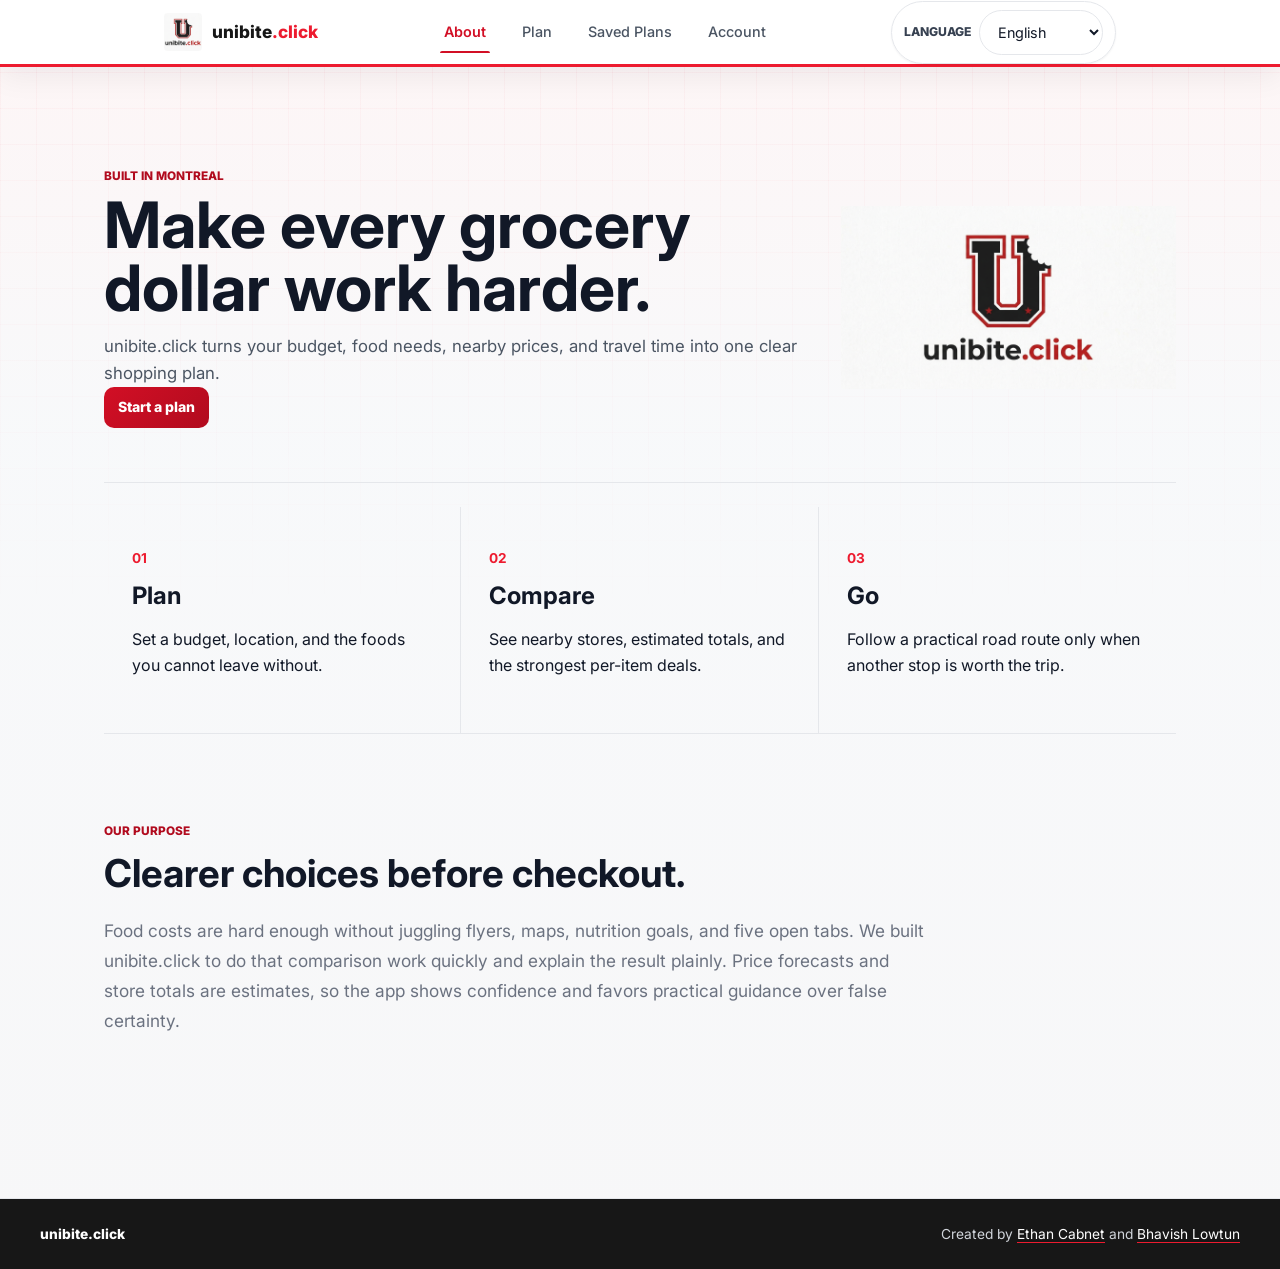
<file: public/about.html>
<!doctype html>
<html lang="en">
<head>
  <meta charset="UTF-8" />
  <meta name="viewport" content="width=device-width, initial-scale=1.0" />
  <link rel="icon" type="image/png" href="assets/favicon.png?v=20260718-7" />
  <link rel="shortcut icon" href="assets/favicon.png?v=20260718-7" />
  <link rel="apple-touch-icon" href="assets/favicon.png?v=20260718-7" />
  <title>About | unibite.click</title>
  <link rel="preconnect" href="https://fonts.googleapis.com" />
  <link rel="preconnect" href="https://fonts.gstatic.com" crossorigin />
  <link href="https://fonts.googleapis.com/css2?family=Inter:wght@400;500;600;700;800&display=swap" rel="stylesheet" />
  <link rel="stylesheet" href="styles.css?v=20260718-7" />
</head>
<body>
  <nav class="navbar" aria-label="Main navigation">
    <div class="nav-container">
      <a href="index.html" class="nav-brand">
        <img src="assets/unibite-logo.png?v=20260718-7" alt="" class="brand-logo" />
        <span>unibite<span class="brand-dot">.click</span></span>
      </a>
      <div class="nav-links">
        <a href="about.html" class="active" aria-current="page">About</a>
        <a href="index.html">Plan</a>
        <a href="saved.html">Saved Plans</a>
        <a href="account.html">Account</a>
      </div>
      <div class="nav-tools">
        <label class="nav-language-switcher" aria-label="Language">
          <span>Language</span>
          <select id="languageSelect">
            <option value="en" selected>English</option>
            <option value="fr">Francais</option>
          </select>
        </label>
      </div>
    </div>
  </nav>

  <main class="container">
    <header class="about-hero-v2">
      <div>
        <p class="eyebrow">Built in Montreal</p>
        <h1>Make every grocery dollar work harder.</h1>
        <p class="subtitle">
          unibite.click turns your budget, food needs, nearby prices, and travel time into one clear shopping plan.
        </p>
        <a class="button-link" href="index.html">Start a plan</a>
      </div>
      <img src="assets/unibite-logo.png?v=20260718-7" alt="unibite.click" class="about-logo" />
    </header>

    <section class="purpose-band">
      <div><strong>01</strong><h2>Plan</h2><p>Set a budget, location, and the foods you cannot leave without.</p></div>
      <div><strong>02</strong><h2>Compare</h2><p>See nearby stores, estimated totals, and the strongest per-item deals.</p></div>
      <div><strong>03</strong><h2>Go</h2><p>Follow a practical road route only when another stop is worth the trip.</p></div>
    </section>
    <section class="mission-band">
      <p class="eyebrow">Our purpose</p>
      <h2>Clearer choices before checkout.</h2>
      <p>Food costs are hard enough without juggling flyers, maps, nutrition goals, and five open tabs. We built unibite.click to do that comparison work quickly and explain the result plainly. Price forecasts and store totals are estimates, so the app shows confidence and favors practical guidance over false certainty.</p>
    </section>
  </main>
  <footer class="site-footer"><span>unibite.click</span><span>Created by <a href="https://www.linkedin.com/in/ethancabnet/" target="_blank" rel="noopener">Ethan Cabnet</a> and <a href="https://www.linkedin.com/in/bhavishlowtun/" target="_blank" rel="noopener">Bhavish Lowtun</a></span></footer>
  <script src="shared.js?v=20260718-7"></script>
</body>
</html>
</file>
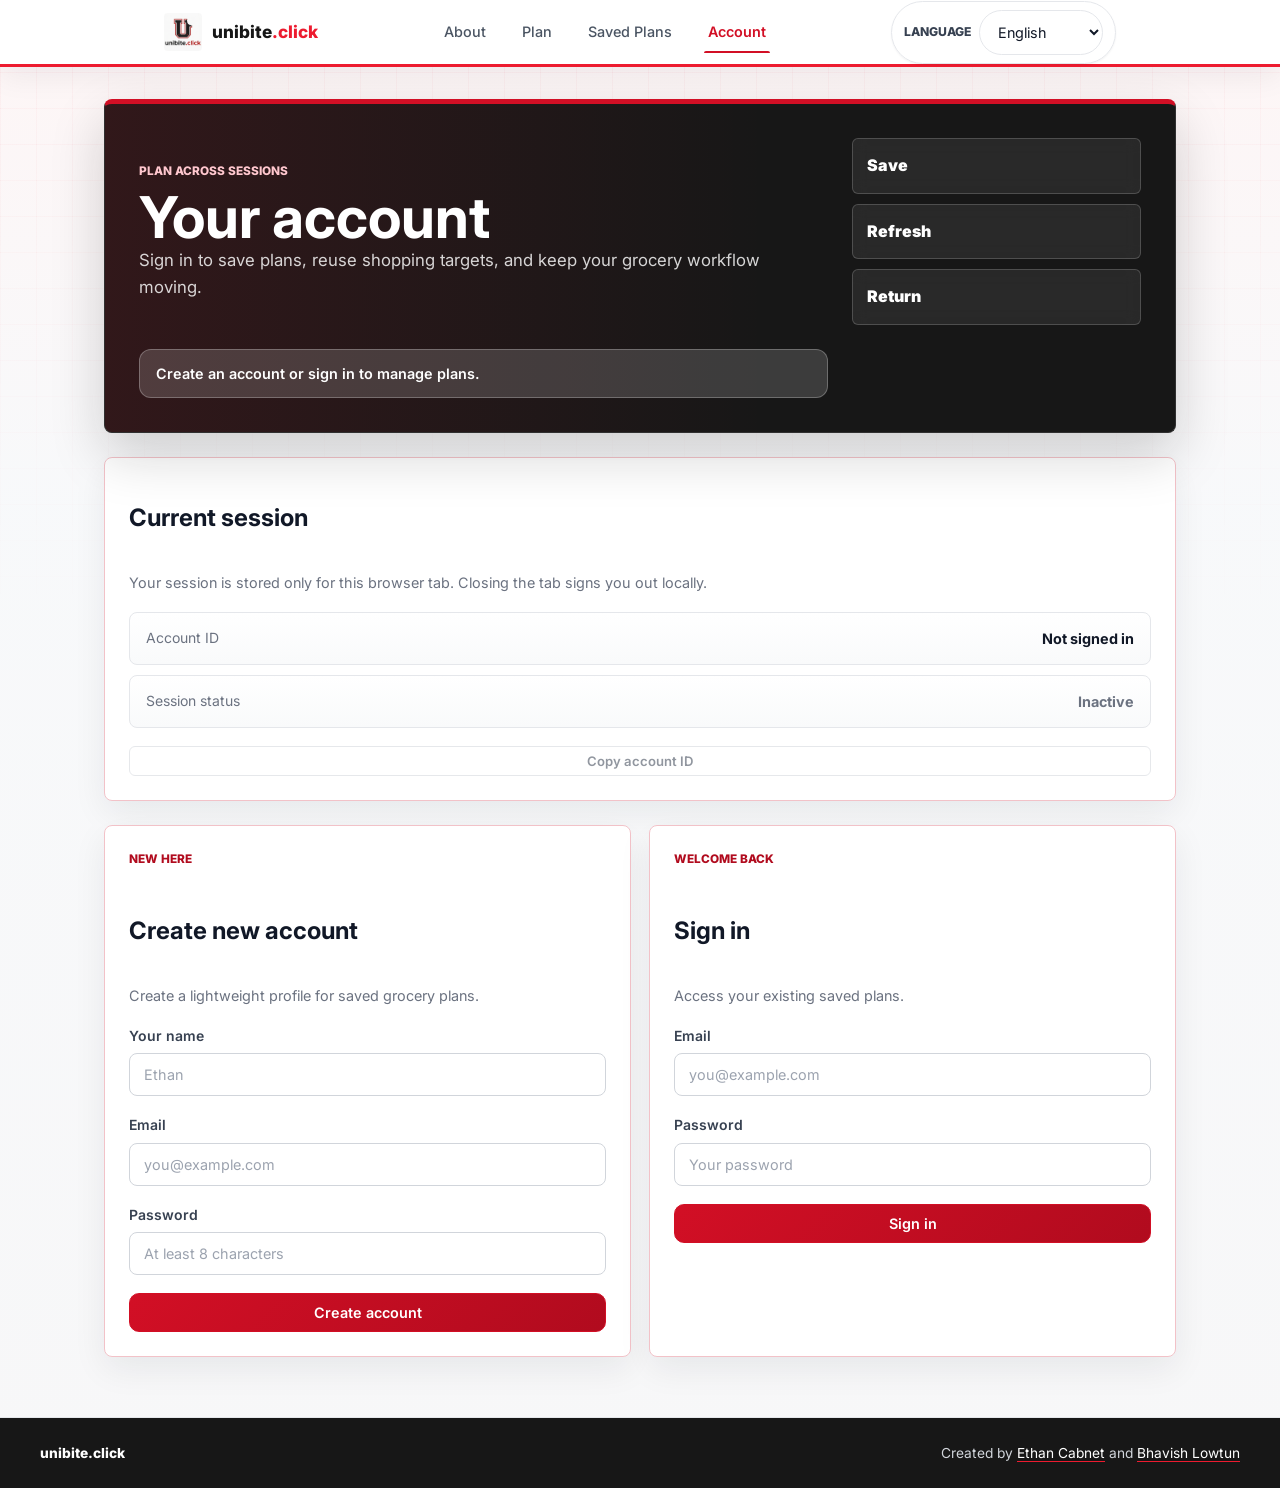
<file: public/account.html>
<!doctype html>
<html lang="en">
<head>
  <meta charset="UTF-8" />
  <meta name="viewport" content="width=device-width, initial-scale=1.0" />
  <link rel="icon" type="image/png" href="assets/favicon.png?v=20260718-7" />
  <link rel="shortcut icon" href="assets/favicon.png?v=20260718-7" />
  <link rel="apple-touch-icon" href="assets/favicon.png?v=20260718-7" />
  <title>Your Account | unibite.click</title>
  <link rel="preconnect" href="https://fonts.googleapis.com" />
  <link rel="preconnect" href="https://fonts.gstatic.com" crossorigin />
  <link href="https://fonts.googleapis.com/css2?family=Inter:wght@400;500;600;700;800&display=swap" rel="stylesheet" />
  <link rel="stylesheet" href="styles.css?v=20260718-7" />
</head>
<body>
  <nav class="navbar" aria-label="Main navigation">
    <div class="nav-container">
      <a href="index.html" class="nav-brand">
        <img src="assets/unibite-logo.png?v=20260718-7" alt="" class="brand-logo" />
        <span>unibite<span class="brand-dot">.click</span></span>
      </a>
      <div class="nav-links">
        <a href="about.html">About</a>
        <a href="index.html">Plan</a>
        <a href="saved.html">Saved Plans</a>
        <a href="account.html" class="active" aria-current="page">Account</a>
      </div>
      <div class="nav-tools">
        <label class="nav-language-switcher" aria-label="Language">
          <span>Language</span>
          <select id="languageSelect">
            <option value="en" selected>English</option>
            <option value="fr">Francais</option>
          </select>
        </label>
      </div>
    </div>
  </nav>

  <main class="container">
    <header class="hero page-hero account-hero" aria-label="Account header">
      <div>
        <p class="eyebrow">Plan across sessions</p>
        <h1>Your account</h1>
        <p class="subtitle">Sign in to save plans, reuse shopping targets, and keep your grocery workflow moving.</p>
      </div>
      <div class="page-hero-panel" aria-hidden="true">
        <span>Save</span>
        <span>Refresh</span>
        <span>Return</span>
      </div>
      <div id="statusBanner" class="status info" role="status" aria-live="polite">Ready when you are.</div>
    </header>

    <!-- Welcome card (shown when logged in) -->
    <section class="workspace-card hidden" id="welcomeCard" aria-label="Welcome">
      <div class="welcome-card">
        <div class="welcome-avatar" aria-hidden="true">&#x1F44B;</div>
        <p class="welcome-name" id="welcomeName">Welcome back!</p>
        <p class="welcome-status">Signed in</p>
      </div>
    </section>

    <section class="workspace-card" id="accountInfo" aria-label="Current session info">
      <h2>Current session</h2>
      <p class="muted">Your session is stored only for this browser tab. Closing the tab signs you out locally.</p>
      <div class="info-grid">
        <div class="info-item">
          <span class="info-label">Account ID</span>
          <span class="info-value" id="displayUserId">Not signed in</span>
        </div>
        <div class="info-item">
          <span class="info-label">Session status</span>
          <span class="info-value" id="displaySessionStatus">Inactive</span>
        </div>
      </div>
      <button type="button" id="copyAccountIdBtn" class="secondary btn-sm">Copy account ID</button>
    </section>

    <div class="auth-grid">
    <form id="createAccountForm" class="workspace-card auth-card" aria-label="Create account form">
      <p class="eyebrow">New here</p>
      <h2>Create new account</h2>
      <p class="muted">Create a lightweight profile for saved grocery plans.</p>

      <label>Your name
        <input id="createName" type="text" placeholder="Ethan" required />
      </label>

      <label>Email
        <input id="createEmail" type="email" placeholder="you@example.com" required />
      </label>

      <label>Password
        <input id="createPassword" type="password" minlength="8" autocomplete="new-password" placeholder="At least 8 characters" required />
      </label>

      <button type="submit" id="createAccountBtn">Create account</button>
    </form>

    <form id="loginForm" class="workspace-card auth-card" aria-label="Sign in form">
      <p class="eyebrow">Welcome back</p>
      <h2>Sign in</h2>
      <p class="muted">Access your existing saved plans.</p>

      <label>Email
        <input id="loginEmail" type="email" placeholder="you@example.com" required />
      </label>

      <label>Password
        <input id="loginPassword" type="password" minlength="8" autocomplete="current-password" placeholder="Your password" required />
      </label>

      <button type="submit" id="loginBtn">Sign in</button>
    </form>
    </div>

    <section class="workspace-card" id="sessionActions" aria-label="Session management">
      <h2>Session management</h2>
      <p class="muted">Keep your session active or sign out when you are done.</p>

      <div class="row row-inline">
        <button type="button" id="refreshTokenBtn" class="secondary">Refresh session</button>
        <button type="button" id="logoutBtn" class="secondary">Sign out</button>
        <button type="button" id="logoutAllBtn" class="danger">Sign out all devices</button>
      </div>
    </section>

    <form class="workspace-card hidden" id="preferencesForm" aria-label="Grocery preferences">
      <div class="section-heading">
        <div>
          <p class="eyebrow">Your defaults</p>
          <h2>Food preferences</h2>
          <p class="muted">These are applied automatically whenever you generate a plan while signed in.</p>
        </div>
      </div>
      <div class="preference-grid">
        <label>Foods you like
          <input id="profileLikes" type="text" placeholder="chicken, oats, berries" />
        </label>
        <label>Foods to avoid
          <input id="profileDislikes" type="text" placeholder="peanuts, lactose" />
        </label>
        <label>Health goals
          <input id="profileGoals" type="text" placeholder="high protein, heart health" />
        </label>
        <label>Avoid food categories
          <input id="profileExcluded" type="text" placeholder="dairy" />
        </label>
        <label>Plan language
          <select id="profileLanguage"><option value="en">English</option><option value="fr">Francais</option></select>
        </label>
      </div>
      <button type="submit" id="savePreferencesBtn">Save preferences</button>
    </form>
  </main>

  <div id="toastContainer" class="toast-container" aria-live="polite"></div>

  <footer class="site-footer"><span>unibite.click</span><span>Created by <a href="https://www.linkedin.com/in/ethancabnet/" target="_blank" rel="noopener">Ethan Cabnet</a> and <a href="https://www.linkedin.com/in/bhavishlowtun/" target="_blank" rel="noopener">Bhavish Lowtun</a></span></footer>
  <script src="shared.js?v=20260718-7"></script>
  <script src="account.js?v=20260718-7"></script>
</body>
</html>
</file>
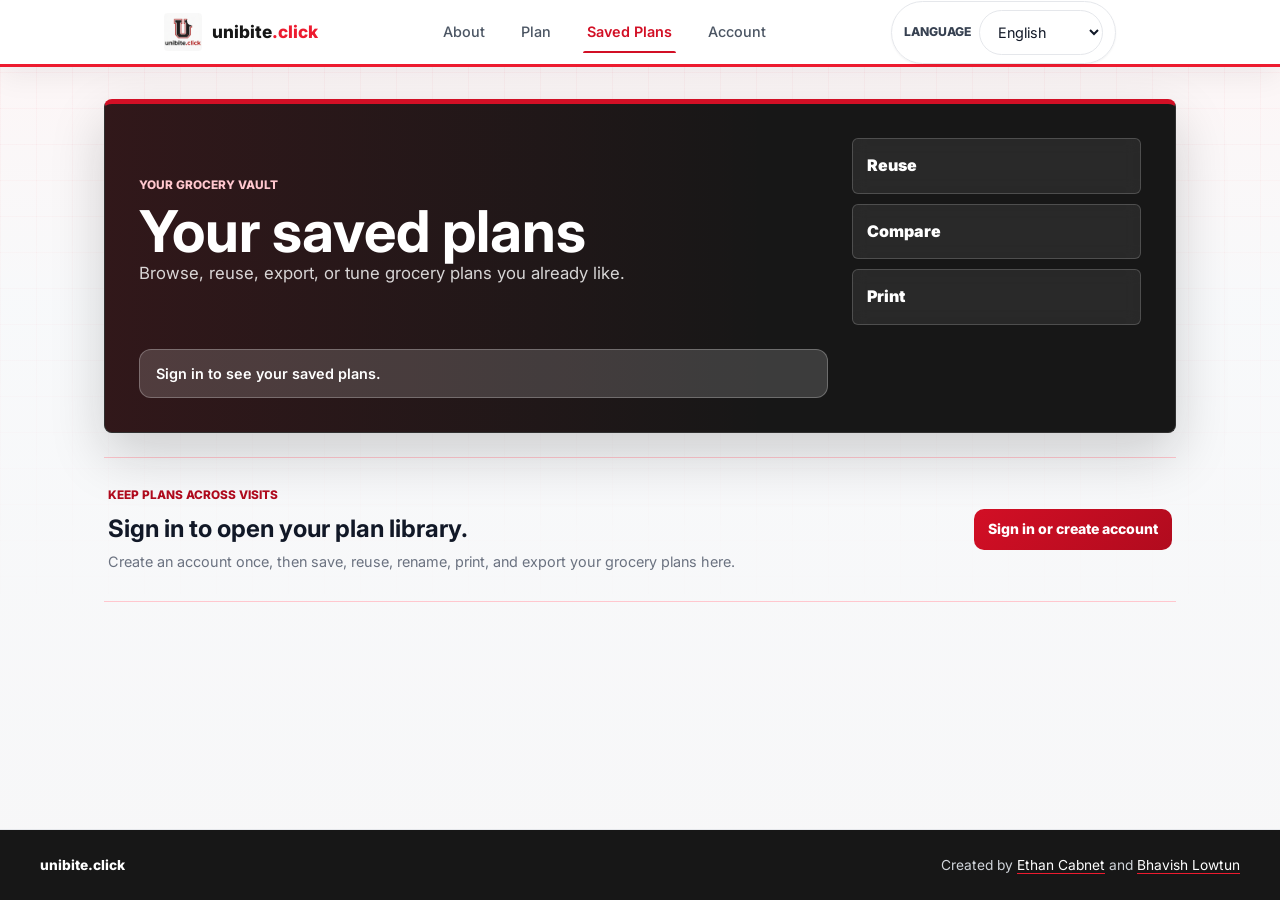
<file: public/saved.html>
<!doctype html>
<html lang="en">
<head>
  <meta charset="UTF-8" />
  <meta name="viewport" content="width=device-width, initial-scale=1.0" />
  <link rel="icon" type="image/png" href="assets/favicon.png?v=20260718-7" />
  <link rel="shortcut icon" href="assets/favicon.png?v=20260718-7" />
  <link rel="apple-touch-icon" href="assets/favicon.png?v=20260718-7" />
  <title>Saved Plans | unibite.click</title>
  <link rel="preconnect" href="https://fonts.googleapis.com" />
  <link rel="preconnect" href="https://fonts.gstatic.com" crossorigin />
  <link href="https://fonts.googleapis.com/css2?family=Inter:wght@400;500;600;700;800&display=swap" rel="stylesheet" />
  <link rel="stylesheet" href="styles.css?v=20260718-7" />
</head>
<body>
  <nav class="navbar" aria-label="Main navigation">
    <div class="nav-container">
      <a href="index.html" class="nav-brand">
        <img src="assets/unibite-logo.png?v=20260718-7" alt="" class="brand-logo" />
        <span>unibite<span class="brand-dot">.click</span></span>
      </a>
      <div class="nav-links">
        <a href="about.html">About</a>
        <a href="index.html">Plan</a>
        <a href="saved.html" class="active" aria-current="page">Saved Plans</a>
        <a href="account.html">Account</a>
      </div>
      <div class="nav-tools">
        <label class="nav-language-switcher" aria-label="Language">
          <span>Language</span>
          <select id="languageSelect">
            <option value="en" selected>English</option>
            <option value="fr">Francais</option>
          </select>
        </label>
      </div>
    </div>
  </nav>

  <main class="container">
    <header class="hero page-hero saved-hero" aria-label="Saved plans header">
      <div>
        <p class="eyebrow">Your grocery vault</p>
        <h1>Your saved plans</h1>
        <p class="subtitle">Browse, reuse, export, or tune grocery plans you already like.</p>
      </div>
      <div class="page-hero-panel" aria-hidden="true">
        <span>Reuse</span>
        <span>Compare</span>
        <span>Print</span>
      </div>
      <div id="statusBanner" class="status info" role="status" aria-live="polite">Sign in to see your plans.</div>
    </header>

    <section id="savedSignedOutState" class="saved-auth-prompt" aria-label="Sign in to use saved plans">
      <div>
        <p class="eyebrow">Keep plans across visits</p>
        <h2>Sign in to open your plan library.</h2>
        <p class="muted">Create an account once, then save, reuse, rename, print, and export your grocery plans here.</p>
      </div>
      <a class="button-link" href="account.html">Sign in or create account</a>
    </section>

    <section id="plansList" class="workspace-card hidden" aria-label="Plans list">
      <div class="section-heading">
        <div>
          <p class="eyebrow">Library</p>
          <h2>Saved grocery plans</h2>
        </div>
        <label class="search-label" aria-label="Search saved plans">
          Search
          <input id="planSearch" type="search" placeholder="Plan name, item, category..." />
        </label>
      </div>
      <div id="savedPlansList" class="saved-plans-list"></div>
      <div id="paginationInfo" class="muted"></div>
      <button type="button" id="loadMoreBtn" class="secondary btn-sm hidden">Load more</button>
    </section>

    <section id="planDetail" class="workspace-card hidden" aria-label="Plan details">
      <div class="result-header">
        <div>
          <p class="eyebrow">Plan detail</p>
          <h2>Review and reuse</h2>
        </div>
        <div class="result-actions">
          <button type="button" id="printPlanBtn" class="secondary btn-sm">Print</button>
          <button type="button" id="exportPlanCsvBtn" class="secondary btn-sm">Export CSV</button>
          <button type="button" id="backToListBtn" class="secondary btn-sm">Back to list</button>
        </div>
      </div>
      <div id="planDetailContent"></div>
    </section>

    <!-- Hidden elements for backward compatibility -->
    <button type="button" id="loadPlansBtn" class="hidden" aria-hidden="true">Load</button>
    <input id="plansLimit" type="hidden" value="20" />
    <input id="plansOffset" type="hidden" value="0" />
    <input id="planIdToFetch" type="hidden" />
    <button type="button" id="fetchPlanBtn" class="hidden" aria-hidden="true">Fetch</button>
    <input id="planIdToModify" type="hidden" />
    <input id="planNewLabel" type="hidden" />
    <button type="button" id="renamePlanBtn" class="hidden" aria-hidden="true">Rename</button>
    <button type="button" id="deletePlanBtn" class="hidden" aria-hidden="true">Delete</button>
    <pre id="planDetailRaw" class="hidden"></pre>
  </main>

  <div id="toastContainer" class="toast-container" aria-live="polite"></div>

  <footer class="site-footer"><span>unibite.click</span><span>Created by <a href="https://www.linkedin.com/in/ethancabnet/" target="_blank" rel="noopener">Ethan Cabnet</a> and <a href="https://www.linkedin.com/in/bhavishlowtun/" target="_blank" rel="noopener">Bhavish Lowtun</a></span></footer>
  <script src="shared.js?v=20260718-7"></script>
  <script src="saved.js?v=20260718-7"></script>
</body>
</html>
</file>
<file: public/styles.css>
/* ==========================================================================
   unibite.click - Design System
   Modern, polished UI with McGill red, black, and white theme
   ========================================================================== */

/* Google Fonts — loaded via <link> in HTML */

:root {
  /* Primary palette */
  --red-50: #fff5f5;
  --red-100: #ffe3e6;
  --red-200: #ffc7ce;
  --red-300: #ff8f9d;
  --red-400: #f94a5e;
  --red-500: #ed1b2f;
  --red-600: #d20f25;
  --red-700: #b10b1e;
  --red-800: #8f1020;
  --red-900: #4f0a12;

  --berry-500: #d946ef;
  --blue-500: #3b82f6;
  --cyan-500: #06b6d4;

  /* Warm accent */
  --amber-50: #fffbeb;
  --amber-100: #fef3c7;
  --amber-400: #fbbf24;
  --amber-500: #f59e0b;

  /* Neutrals */
  --gray-50: #f9fafb;
  --gray-100: #f3f4f6;
  --gray-200: #e5e7eb;
  --gray-300: #d1d5db;
  --gray-400: #9ca3af;
  --gray-500: #6b7280;
  --gray-600: #4b5563;
  --gray-700: #374151;
  --gray-800: #1f2937;
  --gray-900: #111827;

  /* Semantic tokens */
  --bg: #f7f7f8;
  --bg-accent: #fff5f5;
  --surface: #ffffff;
  --ink: var(--gray-900);
  --muted: var(--gray-500);
  --brand: var(--red-600);
  --brand-light: var(--red-100);
  --brand-dark: var(--red-800);
  --danger: #dc2626;
  --danger-light: #fef2f2;
  --danger-border: #fecaca;
  --info-bg: #eff6ff;
  --info-color: #1e40af;
  --info-border: #bfdbfe;
  --success-bg: #fff5f5;
  --success-color: #8f1020;
  --success-border: #ffc7ce;
  --error-bg: #fef2f2;
  --error-color: #991b1b;
  --error-border: #fecaca;
  --border: var(--gray-200);
  --border-light: var(--gray-100);
  --radius-sm: 8px;
  --radius-md: 12px;
  --radius-lg: 16px;
  --radius-xl: 20px;
  --shadow-sm: 0 1px 2px rgba(0, 0, 0, 0.05);
  --shadow-md: 0 4px 6px -1px rgba(0, 0, 0, 0.07), 0 2px 4px -2px rgba(0, 0, 0, 0.05);
  --shadow-lg: 0 10px 15px -3px rgba(0, 0, 0, 0.08), 0 4px 6px -4px rgba(0, 0, 0, 0.04);
  --shadow-xl: 0 20px 25px -5px rgba(0, 0, 0, 0.08), 0 8px 10px -6px rgba(0, 0, 0, 0.04);
  --transition-fast: 150ms cubic-bezier(0.4, 0, 0.2, 1);
  --transition-normal: 250ms cubic-bezier(0.4, 0, 0.2, 1);
  --transition-slow: 350ms cubic-bezier(0.4, 0, 0.2, 1);
}

/* ==========================================================================
   Reset & Base
   ========================================================================== */

*,
*::before,
*::after {
  box-sizing: border-box;
}

body {
  font-family: "Inter", -apple-system, BlinkMacSystemFont, "Segoe UI", Roboto, sans-serif;
  background:
    linear-gradient(180deg, rgba(255, 245, 245, 0.86) 0%, rgba(248, 250, 252, 0.62) 34%, var(--bg) 100%),
    var(--bg);
  color: var(--ink);
  display: flex;
  flex-direction: column;
  margin: 0;
  min-height: 100vh;
  overflow-x: hidden;
  line-height: 1.6;
  -webkit-font-smoothing: antialiased;
  -moz-osx-font-smoothing: grayscale;
}

body::before {
  content: "";
  position: fixed;
  inset: 0;
  pointer-events: none;
  background-image:
    linear-gradient(rgba(237, 27, 47, 0.035) 1px, transparent 1px),
    linear-gradient(90deg, rgba(237, 27, 47, 0.035) 1px, transparent 1px);
  background-size: 36px 36px;
  mask-image: linear-gradient(to bottom, black, transparent 70%);
  z-index: -1;
}

h1, h2, h3, h4, h5, h6 {
  line-height: 1.3;
  font-weight: 700;
  letter-spacing: 0;
}

/* ==========================================================================
   Navbar
   ========================================================================== */

.navbar {
  background: var(--surface);
  border-bottom: 1px solid var(--border);
  box-shadow: 0 10px 30px rgba(17, 24, 39, 0.06);
  position: sticky;
  top: 0;
  z-index: 1200;
  -webkit-backdrop-filter: blur(8px);
  backdrop-filter: blur(8px);
  background: rgba(255, 255, 255, 0.82);
}

.nav-container {
  max-width: 1000px;
  margin: 0 auto;
  padding: 0 24px;
  display: flex;
  justify-content: space-between;
  align-items: center;
  height: 64px;
}

.nav-brand {
  font-size: 1.15rem;
  font-weight: 800;
  color: var(--brand);
  text-decoration: none;
  display: flex;
  align-items: center;
  gap: 8px;
  letter-spacing: 0;
  transition: opacity var(--transition-fast);
}

.nav-brand:hover {
  opacity: 0.8;
}

.nav-brand .brand-icon {
  font-size: 1.3rem;
}

.nav-links {
  display: flex;
  gap: 4px;
  flex-wrap: wrap;
  justify-content: flex-end;
}

.nav-tools {
  display: flex;
  align-items: center;
  gap: 12px;
}

.nav-language-switcher {
  display: inline-flex;
  align-items: center;
  gap: 8px;
  padding: 8px 12px;
  border: 1px solid var(--border);
  border-radius: 999px;
  background: rgba(255, 255, 255, 0.92);
  color: var(--gray-700);
  box-shadow: var(--shadow-sm);
}

.nav-language-switcher span {
  font-size: 0.76rem;
  font-weight: 800;
  letter-spacing: 0;
  text-transform: uppercase;
}

.nav-language-switcher select {
  min-width: 124px;
  min-height: 34px;
  border-radius: 999px;
  border-color: var(--gray-200);
  background: #fff;
}

.nav-links a {
  padding: 8px 16px;
  border-radius: var(--radius-sm);
  text-decoration: none;
  color: var(--gray-600);
  font-weight: 500;
  font-size: 0.9rem;
  transition: color var(--transition-fast), background var(--transition-fast);
  position: relative;
}

.nav-links a:hover {
  color: var(--ink);
  background: var(--gray-50);
}

.nav-links a.active {
  color: var(--brand);
  background: transparent;
  font-weight: 600;
}

.nav-links a.active::after {
  content: "";
  position: absolute;
  bottom: -1px;
  left: 12px;
  right: 12px;
  height: 2px;
  background: var(--brand);
  border-radius: 2px 2px 0 0;
}

/* ==========================================================================
   Layout
   ========================================================================== */

.container {
  max-width: 1120px;
  width: 100%;
  min-width: 0;
  margin: 0 auto;
  padding: 32px 24px 60px;
  display: grid;
  grid-template-columns: minmax(0, 1fr);
  flex: 1 0 auto;
  align-content: start;
  gap: 24px;
}

/* ==========================================================================
   Cards
   ========================================================================== */

.card {
  min-width: 0;
  background: var(--surface);
  border-radius: 18px;
  border: 1px solid var(--border);
  box-shadow: 0 18px 50px rgba(17, 24, 39, 0.07);
  padding: 28px;
  display: grid;
  gap: 16px;
  animation: fade-slide-in 400ms ease both;
}

.card h2 {
  margin: 0;
  font-size: 1.25rem;
  color: var(--gray-800);
}

.card h3 {
  margin: 0;
  font-size: 1.1rem;
  color: var(--gray-800);
}

.card h4 {
  margin: 0;
  font-size: 1rem;
  color: var(--gray-700);
}

/* ==========================================================================
   Hero Section
   ========================================================================== */

.hero {
  background:
    linear-gradient(135deg, rgba(79, 10, 18, 0.97) 0%, rgba(177, 11, 30, 0.92) 48%, rgba(237, 27, 47, 0.84) 100%),
    linear-gradient(45deg, var(--red-100), var(--amber-100));
  border: 1px solid rgba(255, 199, 206, 0.6);
  position: relative;
  overflow: hidden;
  color: #fff;
}

.hero::before {
  content: "";
  position: absolute;
  inset: 0;
  background:
    linear-gradient(90deg, rgba(255, 255, 255, 0.08) 1px, transparent 1px),
    linear-gradient(rgba(255, 255, 255, 0.08) 1px, transparent 1px);
  background-size: 44px 44px;
  opacity: 0.55;
  pointer-events: none;
}

.hero-planner {
  min-height: 330px;
  display: grid;
  grid-template-columns: minmax(0, 1.25fr) minmax(280px, 0.75fr);
  align-items: center;
  gap: 28px;
  padding: 36px;
  border-radius: 24px;
  box-shadow: 0 30px 80px rgba(79, 10, 18, 0.2);
}

.hero-copy,
.hero-panel,
.hero-status {
  position: relative;
  z-index: 1;
}

.hero h1 {
  margin: 0;
  font-size: clamp(2rem, 4.5vw, 4rem);
  line-height: 1;
  color: #fff;
  letter-spacing: 0;
  max-width: 760px;
}

.hero-icon {
  font-size: 2rem;
  line-height: 1;
}

.badge {
  margin: 0;
  width: fit-content;
  font-size: 0.75rem;
  font-weight: 600;
  letter-spacing: 0;
  text-transform: uppercase;
  color: var(--red-700);
  background: var(--red-100);
  border-radius: 999px;
  padding: 5px 12px;
  border: 1px solid var(--red-200);
}

.subtitle {
  margin: 0;
  color: rgba(255, 255, 255, 0.82);
  font-size: 1.05rem;
  line-height: 1.6;
  max-width: 680px;
}

.eyebrow {
  margin: 0 0 8px;
  width: fit-content;
  font-size: 0.74rem;
  font-weight: 800;
  letter-spacing: 0;
  text-transform: uppercase;
  color: var(--red-700);
}

.hero .eyebrow {
  color: #ffe3e6;
}

.hero-actions {
  display: flex;
  flex-wrap: wrap;
  gap: 10px;
  margin-top: 20px;
}

.preset-chip {
  background: rgba(255, 255, 255, 0.13);
  border-color: rgba(255, 255, 255, 0.28);
  color: #fff;
  box-shadow: none;
  -webkit-backdrop-filter: blur(8px);
  backdrop-filter: blur(8px);
}

.preset-chip:hover,
.preset-chip.active {
  background: #fff;
  border-color: #fff;
  color: var(--red-800);
}

.produce-board {
  display: grid;
  gap: 10px;
  transform: rotate(1deg);
  border: 1px solid rgba(255, 255, 255, 0.28);
  border-radius: 22px;
  background: rgba(255, 255, 255, 0.14);
  padding: 16px;
  box-shadow: 0 24px 60px rgba(17, 24, 39, 0.18);
  -webkit-backdrop-filter: blur(10px);
  backdrop-filter: blur(10px);
}

.produce-board.board-pulse {
  animation: board-pulse 420ms ease both;
}

.board-header,
.breakdown-row {
  border: 1px solid rgba(255, 255, 255, 0.22);
  border-radius: 15px;
  background: rgba(255, 255, 255, 0.92);
  color: var(--red-900);
  padding: 13px;
}

.board-header {
  display: flex;
  justify-content: space-between;
  align-items: center;
  font-size: 0.86rem;
}

.board-header strong {
  font-size: 1.25rem;
}

.breakdown-row {
  display: grid;
  grid-template-columns: 96px 1fr 42px;
  align-items: center;
  gap: 10px;
  font-size: 0.84rem;
  font-weight: 800;
}

.breakdown-row.tile-large {
  background: linear-gradient(135deg, rgba(255, 245, 245, 0.98), rgba(255, 227, 230, 0.92));
}

.breakdown-row.accent {
  background: linear-gradient(135deg, #fef3c7, #fed7aa);
  color: #92400e;
}

.breakdown-track {
  height: 10px;
  border-radius: 999px;
  background: rgba(237, 27, 47, 0.1);
  overflow: hidden;
}

.breakdown-track i {
  display: block;
  height: 100%;
  border-radius: inherit;
  background: linear-gradient(90deg, var(--red-500), var(--cyan-500));
  transition: width 260ms ease;
}

.breakdown-row.accent .breakdown-track i {
  background: linear-gradient(90deg, var(--amber-400), var(--amber-500));
}

.hero-status {
  grid-column: 1 / -1;
  margin-top: 2px;
  background: rgba(255, 255, 255, 0.16);
  color: #fff;
  border-color: rgba(255, 255, 255, 0.25);
}

.muted {
  margin: 0;
  color: var(--muted);
  font-size: 0.9rem;
}

.steps {
  margin: 4px 0 0;
  padding-left: 20px;
  color: var(--gray-700);
  display: grid;
  gap: 6px;
  font-size: 0.95rem;
}

.steps li::marker {
  color: var(--brand);
  font-weight: 700;
}

/* ==========================================================================
   Status Banner
   ========================================================================== */

.status {
  padding: 12px 16px;
  border-radius: var(--radius-md);
  font-weight: 600;
  font-size: 0.9rem;
  transition: all var(--transition-normal);
  border: 1px solid transparent;
}

.status.info {
  background: var(--info-bg);
  color: var(--info-color);
  border-color: var(--info-border);
}

.status.success {
  background: var(--success-bg);
  color: var(--success-color);
  border-color: var(--success-border);
}

.status.error {
  background: var(--error-bg);
  color: var(--error-color);
  border-color: var(--error-border);
}

.hero .status.info,
.hero .status.success,
.hero .status.error {
  background: rgba(255, 255, 255, 0.16);
  color: #fff;
  border-color: rgba(255, 255, 255, 0.25);
}

/* ==========================================================================
   Form Elements
   ========================================================================== */

.row {
  display: flex;
  flex-wrap: wrap;
  gap: 12px;
  align-items: flex-end;
}

.form-row {
  display: grid;
  grid-template-columns: 1fr 1fr;
  gap: 16px;
}

label {
  display: grid;
  gap: 6px;
  font-size: 0.875rem;
  font-weight: 600;
  color: var(--gray-700);
}

label small {
  font-weight: 400;
  color: var(--gray-400);
  font-size: 0.8rem;
}

input,
select {
  border-radius: var(--radius-sm);
  border: 1px solid var(--gray-300);
  padding: 12px 14px;
  font-size: 0.9rem;
  font-family: inherit;
  color: var(--ink);
  background: var(--surface);
  transition: border-color var(--transition-fast), box-shadow var(--transition-fast);
  width: 100%;
}

input:hover,
select:hover {
  border-color: var(--gray-400);
}

input:focus,
select:focus {
  outline: none;
  border-color: var(--brand);
  box-shadow: 0 0 0 3px rgba(237, 27, 47, 0.15);
}

input::placeholder {
  color: var(--gray-400);
}

input[type="checkbox"] {
  width: auto;
  accent-color: var(--brand);
}

/* ==========================================================================
   Buttons
   ========================================================================== */

button {
  cursor: pointer;
  background: linear-gradient(135deg, var(--red-600), var(--red-700));
  color: #fff;
  border: 1.5px solid var(--brand);
  border-radius: 10px;
  padding: 10px 20px;
  font-size: 0.9rem;
  font-family: inherit;
  font-weight: 600;
  transition: transform var(--transition-fast), box-shadow var(--transition-fast), border-color var(--transition-fast), background var(--transition-fast);
  display: inline-flex;
  align-items: center;
  justify-content: center;
  gap: 8px;
  white-space: nowrap;
}

button:hover {
  background: var(--red-700);
  border-color: var(--red-700);
  transform: translateY(-1px);
  box-shadow: var(--shadow-md);
}

button:active {
  transform: translateY(0);
  box-shadow: none;
}

button:disabled {
  opacity: 0.55;
  cursor: not-allowed;
  transform: none;
  box-shadow: none;
}

button.secondary {
  background: var(--surface);
  color: var(--gray-700);
  border-color: var(--gray-300);
}

button.secondary:hover {
  background: var(--gray-50);
  border-color: var(--gray-400);
  color: var(--ink);
}

button.danger {
  background: var(--danger-light);
  color: var(--danger);
  border-color: var(--danger-border);
}

button.danger:hover {
  background: #fee2e2;
  border-color: #f87171;
}

button.danger-confirm {
  background: var(--danger);
  color: #fff;
  border-color: var(--danger);
}

button.danger-confirm:hover {
  background: #b91c1c;
  border-color: #b91c1c;
}

button.btn-sm {
  padding: 6px 12px;
  font-size: 0.82rem;
  border-radius: 6px;
}

.primary-cta {
  min-height: 48px;
  padding-inline: 28px;
  font-size: 0.96rem;
  box-shadow: 0 14px 34px rgba(237, 27, 47, 0.22);
}

.planner-workspace {
  position: relative;
  border: 1px solid rgba(255, 199, 206, 0.9);
  border-radius: 24px;
  background:
    linear-gradient(135deg, rgba(255, 255, 255, 0.96), rgba(255, 245, 245, 0.82)),
    var(--surface);
  box-shadow: 0 24px 70px rgba(17, 24, 39, 0.09);
  padding: 24px;
  display: grid;
  gap: 18px;
}

.section-heading,
.planner-toolbar,
.form-footer {
  display: flex;
  justify-content: space-between;
  align-items: center;
  gap: 16px;
  flex-wrap: wrap;
}

.planner-grid {
  display: grid;
  grid-template-columns: minmax(0, 1.12fr) minmax(320px, 0.88fr);
  gap: 16px;
  align-items: start;
}

.planner-panel {
  border: 1px solid var(--border);
  border-radius: 18px;
  background: rgba(255, 255, 255, 0.78);
  padding: 18px;
  display: grid;
  gap: 15px;
  box-shadow: inset 0 1px 0 rgba(255, 255, 255, 0.9);
}

.primary-panel {
  background: linear-gradient(180deg, rgba(255, 255, 255, 0.92), rgba(249, 250, 251, 0.86));
}

.preference-panel {
  background: linear-gradient(180deg, rgba(239, 246, 255, 0.86), rgba(255, 255, 255, 0.78));
}

.panel-kicker {
  width: fit-content;
  min-width: 156px;
  min-height: 30px;
  border: 1px solid var(--red-200);
  border-radius: 999px;
  background: var(--red-50);
  color: var(--red-800);
  padding: 5px 10px;
  font-size: 0.72rem;
  font-weight: 800;
  text-transform: uppercase;
  letter-spacing: 0;
  display: inline-flex;
  align-items: center;
  justify-content: center;
  white-space: nowrap;
  align-self: start;
  flex: 0 0 auto;
}

.form-footer {
  border: 1px solid var(--border);
  border-radius: 18px;
  background: rgba(255, 255, 255, 0.72);
  padding: 14px;
}

.preview-pill {
  border: 1px solid var(--red-200);
  background: var(--red-50);
  color: var(--red-800);
  border-radius: 999px;
  padding: 8px 12px;
  font-size: 0.82rem;
  font-weight: 800;
}

.confidence-strip {
  display: flex;
  flex-wrap: wrap;
  gap: 8px;
}

.confidence-strip span {
  border: 1px solid var(--border);
  border-radius: 999px;
  background: var(--gray-50);
  color: var(--gray-600);
  padding: 7px 10px;
  font-size: 0.78rem;
  font-weight: 700;
}

/* ==========================================================================
   Collapsible Sections
   ========================================================================== */

.collapsible-header {
  display: flex;
  align-items: center;
  justify-content: space-between;
  cursor: pointer;
  padding: 4px 0;
  -webkit-user-select: none;
  user-select: none;
}

.collapsible-header h3 {
  margin: 0;
  font-size: 0.95rem;
  color: var(--gray-600);
  font-weight: 600;
}

.collapsible-chevron {
  width: 20px;
  height: 20px;
  display: flex;
  align-items: center;
  justify-content: center;
  color: var(--gray-400);
  transition: transform var(--transition-fast);
  font-size: 0.8rem;
}

.collapsible-body {
  display: grid;
  gap: 16px;
  overflow: hidden;
  max-height: 0;
  opacity: 0;
  transition: max-height var(--transition-slow), opacity var(--transition-normal), padding var(--transition-normal);
  padding-top: 0;
}

.collapsible-body.open {
  max-height: 800px;
  opacity: 1;
  padding-top: 16px;
}

.collapsible-chevron.open {
  transform: rotate(180deg);
}

/* ==========================================================================
   Divider
   ========================================================================== */

.section-divider {
  border: 0;
  height: 1px;
  background: linear-gradient(to right, transparent, var(--gray-200), transparent);
  margin: 8px 0;
}

hr {
  border: 0;
  border-top: 1px solid var(--border);
  margin: 16px 0;
}

/* ==========================================================================
   Summary Cards
   ========================================================================== */

.summary-grid {
  display: grid;
  grid-template-columns: repeat(auto-fit, minmax(150px, 1fr));
  gap: 12px;
}

.summary-card {
  border: 1px solid var(--border);
  border-radius: var(--radius-md);
  background: linear-gradient(180deg, #fff, var(--gray-50));
  padding: 18px;
  transition: border-color var(--transition-fast), box-shadow var(--transition-fast);
  position: relative;
  overflow: hidden;
}

.summary-card::before {
  content: "";
  position: absolute;
  top: 0;
  left: 0;
  right: 0;
  height: 4px;
  background: linear-gradient(90deg, var(--brand), var(--cyan-500));
  opacity: 1;
}

.summary-card:nth-child(2)::before {
  background: var(--amber-500);
}

.summary-card:nth-child(3)::before {
  background: #6366f1;
}

.summary-card:nth-child(4)::before {
  background: #8b5cf6;
}

.summary-card:nth-child(5)::before {
  background: #06b6d4;
}

.summary-card:nth-child(6)::before {
  background: #ec4899;
}

.summary-card:hover {
  border-color: var(--gray-300);
  box-shadow: var(--shadow-sm);
}

.summary-card .label {
  display: block;
  color: var(--muted);
  font-size: 0.78rem;
  font-weight: 500;
  text-transform: uppercase;
  letter-spacing: 0;
}

.summary-card .value {
  display: block;
  margin-top: 6px;
  font-size: 1.55rem;
  font-weight: 800;
  color: var(--gray-800);
  letter-spacing: 0;
}

/* ==========================================================================
   Plan Insights
   ========================================================================== */

.insights-panel {
  border: 1px solid var(--red-200);
  border-radius: var(--radius-md);
  background: linear-gradient(135deg, rgba(255, 245, 245, 0.96), rgba(248, 250, 252, 0.94));
  padding: 18px;
  box-shadow: inset 0 1px 0 rgba(255, 255, 255, 0.9);
  display: grid;
  gap: 12px;
}

.insights-panel h3,
.insights-panel h4 {
  margin: 0;
}

.category-breakdown {
  display: flex;
  flex-wrap: wrap;
  gap: 8px;
}

.plan-action-board {
  display: grid;
  grid-template-columns: repeat(3, minmax(0, 1fr));
  gap: 10px;
  animation: fade-slide-in 480ms ease both;
}

.action-tile {
  text-align: left;
  min-height: 96px;
  padding: 16px;
  border-radius: 18px;
  border: 1px solid rgba(237, 27, 47, 0.14);
  background: linear-gradient(180deg, #fff, rgba(255, 245, 245, 0.94));
  color: var(--gray-800);
  box-shadow: 0 14px 34px rgba(17, 24, 39, 0.06);
  display: grid;
  align-content: space-between;
  gap: 10px;
  transition: transform var(--transition-fast), border-color var(--transition-fast), box-shadow var(--transition-fast);
}

.action-tile:hover {
  transform: translateY(-2px);
  border-color: var(--red-300);
  box-shadow: 0 20px 42px rgba(143, 16, 32, 0.12);
}

.action-tile span {
  color: var(--muted);
  font-size: 0.78rem;
  font-weight: 800;
  text-transform: uppercase;
}

.action-tile strong {
  font-size: 1rem;
  color: var(--red-800);
}

.savings-celebration {
  border: 1px solid rgba(251, 191, 36, 0.55);
  border-radius: 18px;
  background:
    radial-gradient(circle at top left, rgba(251, 191, 36, 0.28), transparent 36%),
    linear-gradient(135deg, #fffbeb, #fff5f5 72%);
  box-shadow: 0 22px 48px rgba(146, 64, 14, 0.12);
  padding: 18px;
  display: flex;
  justify-content: space-between;
  align-items: center;
  gap: 16px;
}

.savings-celebration h3,
.savings-celebration p {
  margin: 0;
}

.savings-celebration h3 {
  color: #92400e;
}

.savings-celebration p {
  color: var(--gray-700);
  font-weight: 650;
}

.celebrate-pop {
  animation: celebrate-pop 850ms cubic-bezier(0.2, 0.8, 0.2, 1) both;
}

.category-pill {
  display: inline-flex;
  align-items: center;
  gap: 8px;
  border: 1px solid var(--red-200);
  border-radius: 999px;
  background: linear-gradient(180deg, #fff, #fff8f9);
  padding: 7px 11px;
  font-size: 0.84rem;
}

.category-pill strong {
  color: var(--red-700);
}

.insight-actions {
  margin: 0;
  padding-left: 20px;
  color: var(--gray-700);
  display: grid;
  gap: 4px;
  font-size: 0.9rem;
}

/* ==========================================================================
   Tables
   ========================================================================== */

.table-wrap {
  min-width: 0;
  max-width: 100%;
  overflow-x: auto;
  overscroll-behavior-inline: contain;
  border-radius: var(--radius-md);
  border: 1px solid var(--border);
}

table {
  width: 100%;
  border-collapse: collapse;
}

th,
td {
  text-align: left;
  padding: 12px 14px;
  border-bottom: 1px solid var(--border-light);
  font-size: 0.875rem;
}

th {
  color: var(--gray-500);
  font-size: 0.78rem;
  font-weight: 600;
  text-transform: uppercase;
  letter-spacing: 0;
  background: var(--gray-50);
  position: sticky;
  top: 0;
}

tbody tr:hover {
  background: var(--red-50);
}

tbody tr:nth-child(even) {
  background: var(--gray-50);
}

tbody tr:nth-child(even):hover {
  background: var(--red-50);
}

tbody tr:last-child td {
  border-bottom: none;
}

/* ==========================================================================
   Store Cards
   ========================================================================== */

.stack-list {
  display: grid;
  gap: 12px;
}

.store-card {
  border: 1px solid var(--border);
  border-radius: var(--radius-md);
  background: linear-gradient(180deg, #fff, #fff8f9);
  transition: border-color var(--transition-fast), box-shadow var(--transition-fast), transform var(--transition-fast);
}

.store-card:hover {
  border-color: var(--gray-300);
  transform: translateY(-1px);
}

.store-card[open] {
  box-shadow: var(--shadow-sm);
  border-color: var(--red-200);
}

.store-card summary {
  list-style: none;
  cursor: pointer;
  display: flex;
  justify-content: space-between;
  align-items: center;
  gap: 12px;
  padding: 14px 16px;
  font-size: 0.9rem;
  transition: background var(--transition-fast);
  border-radius: var(--radius-md);
}

.store-card summary:hover {
  background: var(--gray-50);
}

.store-card summary::-webkit-details-marker {
  display: none;
}

.store-card-content {
  padding: 0 16px 16px;
}

/* Tier Badges */
.tier-badge {
  display: inline-flex;
  align-items: center;
  padding: 3px 10px;
  border-radius: 999px;
  font-size: 0.72rem;
  font-weight: 600;
  text-transform: uppercase;
  letter-spacing: 0;
}

.tier-badge-budget {
  background: var(--red-100);
  color: var(--red-700);
  border: 1px solid var(--red-200);
}

.tier-badge-mid,
.tier-badge-mid-range {
  background: #eff6ff;
  color: #1d4ed8;
  border: 1px solid #bfdbfe;
}

.tier-badge-premium {
  background: #f5f3ff;
  color: #6d28d9;
  border: 1px solid #ddd6fe;
}

/* ==========================================================================
   Store Checklist
   ========================================================================== */

.store-checklist {
  border: 1px solid var(--red-100);
  border-radius: var(--radius-md);
  background: var(--red-50);
  padding: 14px;
  margin: 10px 0 12px;
}

.checklist-toolbar {
  display: flex;
  flex-wrap: wrap;
  gap: 8px;
  align-items: center;
  margin-bottom: 10px;
}

.checklist-toolbar button {
  padding: 5px 10px;
  font-size: 0.78rem;
}

.checklist-items {
  display: grid;
  gap: 6px;
}

.checklist-item {
  display: flex;
  align-items: center;
  gap: 10px;
  font-size: 0.875rem;
  font-weight: 500;
  padding: 8px 10px;
  border-radius: var(--radius-sm);
  background: var(--surface);
  border: 1px solid var(--border-light);
  transition: background var(--transition-fast), border-color var(--transition-fast);
}

.checklist-item:hover {
  background: var(--gray-50);
  border-color: var(--gray-300);
}

.checklist-item input {
  margin: 0;
  flex-shrink: 0;
}

/* ==========================================================================
   Route Stops
   ========================================================================== */

.route-stop {
  padding: 12px 14px;
  border-left: 3px solid var(--brand);
  margin-bottom: 8px;
  background: var(--red-50);
  border-radius: 0 var(--radius-sm) var(--radius-sm) 0;
  font-size: 0.9rem;
}

.route-stop-items {
  display: flex;
  flex-wrap: wrap;
  gap: 6px;
  margin-top: 10px;
}

.route-stop-items span {
  border: 1px solid rgba(237, 27, 47, 0.22);
  border-radius: var(--radius-sm);
  background: rgba(255, 255, 255, 0.82);
  color: var(--gray-700);
  font-size: 0.78rem;
  line-height: 1;
  padding: 6px 8px;
}

/* ==========================================================================
   Chat / Assistant
   ========================================================================== */

.assistant-messages {
  border: 1px solid var(--border);
  border-radius: var(--radius-md);
  background: linear-gradient(180deg, var(--gray-50), #fff);
  max-height: 280px;
  overflow-y: auto;
  padding: 16px;
  display: grid;
  gap: 10px;
}

.assistant-message {
  padding: 10px 14px;
  border-radius: var(--radius-md);
  font-size: 0.9rem;
  line-height: 1.5;
  max-width: 88%;
  animation: message-in 250ms ease both;
}

.assistant-message.user {
  background: var(--brand);
  color: #fff;
  justify-self: end;
  border-bottom-right-radius: 4px;
}

.assistant-message.assistant {
  background: var(--surface);
  color: var(--gray-800);
  justify-self: start;
  border: 1px solid var(--border);
  border-bottom-left-radius: 4px;
}

@keyframes message-in {
  from {
    opacity: 0;
    transform: translateY(8px);
  }
  to {
    opacity: 1;
    transform: translateY(0);
  }
}

/* ==========================================================================
   Map
   ========================================================================== */

#storeMap {
  width: 100%;
  min-width: 0;
  max-width: 100%;
  height: 360px;
  min-height: 320px;
  border: 1px solid rgba(237, 27, 47, 0.22);
  border-radius: 18px;
  overflow: hidden;
  background: linear-gradient(135deg, #fff5f5, #f8fafc);
  box-shadow: inset 0 1px 0 rgba(255, 255, 255, 0.85), 0 18px 42px rgba(17, 24, 39, 0.07);
  position: relative;
  z-index: 1;
}

#storeMap.fallback-map {
  height: auto;
}

.map-toolbar {
  display: flex;
  justify-content: space-between;
  align-items: center;
  gap: 12px;
  margin-bottom: 10px;
}

.map-actions {
  display: flex;
  align-items: center;
  justify-content: flex-end;
  flex-wrap: wrap;
  gap: 8px;
}

.map-actions a {
  text-decoration: none;
}

.map-note {
  margin: 8px 0 0;
  border: 1px solid var(--info-border);
  border-radius: 12px;
  background: var(--info-bg);
  color: var(--info-color);
  padding: 8px 10px;
  font-size: 0.84rem;
  font-weight: 750;
}

.map-note-success {
  border-color: var(--success-border);
  background: var(--success-bg);
  color: var(--success-color);
}

.map-note-warning {
  border-color: #fde68a;
  background: #fffbeb;
  color: #92400e;
}

.map-toolbar h4 {
  margin: 0;
}

.map-route-line {
  stroke-dasharray: 12 8;
  animation: route-dash 1.6s linear infinite;
  filter: drop-shadow(0 3px 5px rgba(143, 16, 32, 0.24));
}

.map-marker {
  animation: marker-rise 520ms ease both;
}

.route-marker {
  filter: drop-shadow(0 5px 8px rgba(143, 16, 32, 0.28));
}

.map-label {
  font: 800 12px "Inter", sans-serif;
  fill: var(--red-900);
  paint-order: stroke;
  stroke: rgba(255, 255, 255, 0.9);
  stroke-width: 4px;
}

.leaflet-store-marker,
.leaflet-start-marker {
  width: auto !important;
  height: auto !important;
  background: transparent;
  border: 0;
}

.leaflet-store-marker span,
.leaflet-start-marker span {
  display: inline-flex;
  align-items: center;
  justify-content: center;
  min-width: 44px;
  min-height: 28px;
  border-radius: 999px;
  padding: 5px 9px;
  color: #fff;
  font: 800 0.7rem "Inter", sans-serif;
  box-shadow: 0 8px 18px rgba(17, 24, 39, 0.24);
}

.leaflet-store-marker span {
  background: #64748b;
}

.leaflet-store-marker.route-stop-marker span {
  background: #ed1b2f;
}

.leaflet-start-marker span {
  background: #171717;
}

.leaflet-popup-content {
  font-family: "Inter", sans-serif;
  line-height: 1.45;
}

.road-route-line {
  filter: drop-shadow(0 4px 7px rgba(143, 16, 32, 0.24));
}

.approx-route-line {
  filter: drop-shadow(0 3px 5px rgba(146, 64, 14, 0.22));
}

#storeComparisonMeta {
  margin-top: -4px;
  margin-bottom: 8px;
  font-size: 0.9rem;
}

.retailer-intel {
  display: grid;
  grid-template-columns: minmax(0, 1fr) minmax(260px, 0.92fr);
  gap: 16px;
  align-items: center;
  padding: 16px;
  margin: 16px 0;
  border: 1px solid rgba(237, 27, 47, 0.22);
  border-radius: var(--radius-md);
  background: linear-gradient(135deg, rgba(255, 245, 245, 0.94), rgba(255, 255, 255, 0.96));
}

.retailer-intel h4 {
  margin: 2px 0 6px;
}

.retailer-intel-chips {
  display: flex;
  flex-wrap: wrap;
  gap: 8px;
  justify-content: flex-end;
}

.retailer-chip {
  display: grid;
  gap: 3px;
  min-width: 112px;
  padding: 9px 10px;
  border: 1px solid rgba(237, 27, 47, 0.16);
  border-radius: var(--radius-sm);
  background: rgba(255, 255, 255, 0.86);
  box-shadow: var(--shadow-xs);
}

.retailer-chip strong {
  color: var(--gray-900);
  font-size: 0.85rem;
}

.retailer-chip small {
  color: var(--gray-600);
  font-size: 0.74rem;
}

/* ==========================================================================
   Saved Plans
   ========================================================================== */

.saved-plans-list {
  display: grid;
  gap: 10px;
}

.search-label {
  min-width: min(320px, 100%);
  display: grid;
  gap: 6px;
  font-size: 0.78rem;
  font-weight: 900;
  color: var(--gray-700);
  text-transform: uppercase;
}

.search-label input {
  min-height: 42px;
}

.saved-plan {
  border: 1px solid var(--border);
  border-radius: 18px;
  padding: 18px;
  background: linear-gradient(180deg, #fff, #fff8f9);
  transition: border-color var(--transition-fast), box-shadow var(--transition-fast), transform var(--transition-fast);
}

.saved-plan:hover {
  border-color: var(--red-200);
  box-shadow: 0 18px 38px rgba(17, 24, 39, 0.08);
  transform: translateY(-1px);
}

.saved-plan.hidden-by-search {
  display: none;
}

.saved-plan p {
  margin: 0;
}

.saved-plan .plan-actions {
  margin-top: 12px;
  display: flex;
  flex-wrap: wrap;
  gap: 8px;
}

.saved-plan button {
  padding: 6px 12px;
  font-size: 0.82rem;
}

.saved-plan-topline {
  display: flex;
  justify-content: space-between;
  gap: 12px;
  align-items: center;
}

.empty-state {
  border: 1px dashed var(--red-200);
  border-radius: 18px;
  background: linear-gradient(135deg, var(--red-50), #fff);
  padding: 24px;
  display: grid;
  gap: 10px;
  justify-items: start;
}

.button-link {
  display: inline-flex;
  align-items: center;
  justify-content: center;
  border-radius: 10px;
  background: linear-gradient(135deg, var(--red-600), var(--red-700));
  color: #fff;
  text-decoration: none;
  padding: 9px 14px;
  font-weight: 800;
  font-size: 0.88rem;
}

/* Inline rename input */
.inline-rename-input {
  font-family: inherit;
  font-size: 0.9rem;
  padding: 6px 10px;
  border: 1.5px solid var(--brand);
  border-radius: var(--radius-sm);
  box-shadow: 0 0 0 3px rgba(237, 27, 47, 0.15);
  width: 100%;
  max-width: 280px;
}

/* Delete confirmation */
.delete-confirm-group {
  display: inline-flex;
  gap: 6px;
  align-items: center;
}

/* ==========================================================================
   Info Grid (Account page)
   ========================================================================== */

.info-grid {
  display: grid;
  gap: 10px;
}

.info-item {
  display: flex;
  justify-content: space-between;
  align-items: center;
  padding: 14px 16px;
  background: linear-gradient(180deg, #fff, var(--gray-50));
  border-radius: 14px;
  border: 1px solid var(--border);
}

.info-label {
  color: var(--muted);
  font-size: 0.875rem;
}

.info-value {
  font-weight: 700;
  font-size: 0.9rem;
}

/* Welcome card (logged in state) */
.welcome-card {
  text-align: center;
  padding: 32px 24px;
}

.welcome-card .welcome-avatar {
  width: 64px;
  height: 64px;
  background: var(--red-100);
  border: 2px solid var(--red-200);
  border-radius: 50%;
  display: flex;
  align-items: center;
  justify-content: center;
  font-size: 1.6rem;
  margin: 0 auto 12px;
}

.welcome-card .welcome-name {
  font-size: 1.15rem;
  font-weight: 700;
  color: var(--gray-800);
  margin: 0;
}

.welcome-card .welcome-status {
  color: var(--brand);
  font-weight: 600;
  font-size: 0.85rem;
  margin: 4px 0 0;
}

/* ==========================================================================
   Details / Collapsibles
   ========================================================================== */

details {
  border-top: 1px solid var(--border-light);
  padding-top: 12px;
}

summary {
  cursor: pointer;
  color: var(--gray-600);
  font-weight: 600;
  font-size: 0.9rem;
  padding: 4px 0;
  transition: color var(--transition-fast);
}

summary:hover {
  color: var(--ink);
}

pre {
  margin: 10px 0 0;
  white-space: pre-wrap;
  word-break: break-all;
  background: var(--gray-50);
  border-radius: var(--radius-sm);
  padding: 14px;
  border: 1px solid var(--border-light);
  font-size: 0.8rem;
  line-height: 1.5;
  max-height: 400px;
  overflow-y: auto;
}

.hidden {
  display: none !important;
}

/* ==========================================================================
   Toast Notification System
   ========================================================================== */

.toast-container {
  position: fixed;
  bottom: 24px;
  right: 24px;
  z-index: 9999;
  display: flex;
  flex-direction: column-reverse;
  gap: 10px;
  pointer-events: none;
  max-width: 400px;
}

.toast {
  padding: 14px 20px;
  border-radius: var(--radius-md);
  font-size: 0.875rem;
  font-weight: 500;
  line-height: 1.4;
  box-shadow: var(--shadow-lg);
  pointer-events: auto;
  transform: translateX(120%);
  opacity: 0;
  transition: transform var(--transition-normal), opacity var(--transition-normal);
  border: 1px solid transparent;
  max-width: 100%;
}

.toast-visible {
  transform: translateX(0);
  opacity: 1;
}

.toast-info {
  background: var(--info-bg);
  color: var(--info-color);
  border-color: var(--info-border);
}

.toast-success {
  background: var(--success-bg);
  color: var(--success-color);
  border-color: var(--success-border);
}

.toast-error {
  background: var(--error-bg);
  color: var(--error-color);
  border-color: var(--error-border);
}

/* ==========================================================================
   Loading Spinner
   ========================================================================== */

.spinner {
  width: 36px;
  height: 36px;
  border: 3px solid var(--gray-200);
  border-top-color: var(--brand);
  border-radius: 50%;
  animation: spin 0.7s linear infinite;
}

.spinner-sm {
  width: 18px;
  height: 18px;
  border-width: 2px;
}

@keyframes spin {
  to {
    transform: rotate(360deg);
  }
}

/* Loading overlay */
.loading-overlay {
  position: absolute;
  inset: 0;
  background: rgba(255, 255, 255, 0.85);
  -webkit-backdrop-filter: blur(2px);
  backdrop-filter: blur(2px);
  display: flex;
  flex-direction: column;
  align-items: center;
  justify-content: center;
  gap: 16px;
  border-radius: var(--radius-xl);
  z-index: 10;
  opacity: 0;
  pointer-events: none;
  transition: opacity var(--transition-normal);
}

.loading-overlay.active {
  opacity: 1;
  pointer-events: auto;
}

.loading-overlay .loading-text {
  font-weight: 600;
  color: var(--gray-600);
  font-size: 0.9rem;
}

/* ==========================================================================
   Skeleton Loading
   ========================================================================== */

.skeleton {
  background: linear-gradient(90deg, var(--gray-100) 25%, var(--gray-200) 50%, var(--gray-100) 75%);
  background-size: 200% 100%;
  animation: skeleton-shimmer 1.5s ease-in-out infinite;
  border-radius: var(--radius-sm);
}

.skeleton-text {
  height: 14px;
  margin-bottom: 8px;
  width: 80%;
}

.skeleton-text-short {
  height: 14px;
  margin-bottom: 8px;
  width: 50%;
}

.skeleton-card {
  height: 80px;
  margin-bottom: 12px;
}

@keyframes skeleton-shimmer {
  0% {
    background-position: -200% 0;
  }
  100% {
    background-position: 200% 0;
  }
}

/* ==========================================================================
   Animations
   ========================================================================== */

@keyframes fade-slide-in {
  from {
    opacity: 0;
    transform: translateY(12px);
  }
  to {
    opacity: 1;
    transform: translateY(0);
  }
}

@keyframes fade-in {
  from {
    opacity: 0;
  }
  to {
    opacity: 1;
  }
}

@keyframes celebrate-pop {
  0% {
    opacity: 0;
    transform: translateY(14px) scale(0.96);
  }
  55% {
    opacity: 1;
    transform: translateY(-4px) scale(1.015);
  }
  100% {
    opacity: 1;
    transform: translateY(0) scale(1);
  }
}

@keyframes route-dash {
  to {
    stroke-dashoffset: -40;
  }
}

@keyframes marker-rise {
  from {
    opacity: 0;
    transform: translateY(10px);
  }
  to {
    opacity: 1;
    transform: translateY(0);
  }
}

@keyframes board-pulse {
  0% {
    transform: rotate(1deg) scale(0.985);
  }
  55% {
    transform: rotate(1deg) scale(1.02);
  }
  100% {
    transform: rotate(1deg) scale(1);
  }
}

/* Staggered card animations */
.card:nth-child(1) { animation-delay: 0ms; }
.card:nth-child(2) { animation-delay: 60ms; }
.card:nth-child(3) { animation-delay: 120ms; }
.card:nth-child(4) { animation-delay: 180ms; }
.card:nth-child(5) { animation-delay: 240ms; }

/* ==========================================================================
   Save Plan Modal (inline)
   ========================================================================== */

.save-modal {
  display: none;
  gap: 12px;
  padding: 16px;
  background: var(--red-50);
  border: 1px solid var(--red-200);
  border-radius: var(--radius-md);
  animation: fade-slide-in 200ms ease both;
}

.save-modal.active {
  display: grid;
}

.save-modal label {
  font-weight: 600;
  font-size: 0.875rem;
}

.save-modal .save-modal-actions {
  display: flex;
  gap: 8px;
}

/* Result header (title + action buttons on same row) */
.result-header {
  display: flex;
  justify-content: space-between;
  align-items: center;
  flex-wrap: wrap;
  gap: 12px;
}

.result-actions {
  display: flex;
  gap: 8px;
  flex-wrap: wrap;
}

.result-card {
  border-color: rgba(191, 219, 254, 0.9);
}

.result-card,
#planResultContent,
#storeComparison,
#routeInfo,
.map-section,
.nearby-store-directory {
  min-width: 0;
  max-width: 100%;
}

.workspace-card {
  border: 1px solid rgba(255, 199, 206, 0.9);
  border-radius: 24px;
  background:
    linear-gradient(135deg, rgba(255, 255, 255, 0.97), rgba(255, 245, 245, 0.78)),
    var(--surface);
  box-shadow: 0 24px 70px rgba(17, 24, 39, 0.09);
  padding: 24px;
  display: grid;
  gap: 18px;
}

.page-hero {
  min-height: 250px;
  display: grid;
  grid-template-columns: minmax(0, 1fr) minmax(220px, 0.42fr);
  align-items: center;
  gap: 24px;
  padding: 34px;
  border-radius: 24px;
  box-shadow: 0 30px 80px rgba(79, 10, 18, 0.16);
}

.page-hero > * {
  position: relative;
  z-index: 1;
}

.page-hero-panel {
  display: grid;
  gap: 10px;
}

.page-hero-panel span {
  border: 1px solid rgba(255, 255, 255, 0.26);
  border-radius: 16px;
  background: rgba(255, 255, 255, 0.14);
  color: #fff;
  padding: 14px;
  font-weight: 900;
  box-shadow: 0 16px 35px rgba(17, 24, 39, 0.14);
  -webkit-backdrop-filter: blur(8px);
  backdrop-filter: blur(8px);
}

.about-hero {
  align-items: center;
  background:
    linear-gradient(135deg, rgba(79, 10, 18, 0.97), rgba(210, 15, 37, 0.9)),
    var(--red-800);
}

.about-hero h1 {
  color: #fff;
}

.about-hero .subtitle {
  color: rgba(255, 245, 245, 0.92);
}

.about-proof-panel {
  display: grid;
  grid-template-columns: repeat(2, minmax(0, 1fr));
  gap: 10px;
}

.about-proof-panel span {
  min-height: 92px;
  border: 1px solid rgba(255, 255, 255, 0.25);
  border-radius: 18px;
  background: rgba(255, 255, 255, 0.14);
  color: #fff;
  padding: 16px;
  font-weight: 900;
  display: flex;
  align-items: flex-end;
  box-shadow: 0 18px 38px rgba(17, 24, 39, 0.14);
}

.about-grid {
  display: grid;
  grid-template-columns: repeat(3, minmax(0, 1fr));
  gap: 18px;
}

.about-list {
  margin: 0;
  padding-left: 20px;
  color: var(--gray-700);
}

.about-list li + li {
  margin-top: 10px;
}

.auth-grid {
  display: grid;
  grid-template-columns: repeat(2, minmax(0, 1fr));
  gap: 18px;
}

.auth-card {
  align-content: start;
}

/* Utility classes to replace inline styles */
.pos-relative { position: relative; }
.mt-section { margin-top: 20px; }
.mt-sm { margin-top: 8px; }
.mt-md { margin-top: 12px; }
.mb-sm { margin-bottom: 10px; }
.row-inline { flex-direction: row; }
.row-inline-center { flex-direction: row; align-items: center; }
.row-inline-end { flex-direction: row; align-items: flex-end; }
.flex-auto-label { display: flex; align-items: center; gap: 8px; margin: 0; font-weight: 500; }
.flex-grow { flex: 1; }
.map-section { margin: 12px 0; }
.map-section h4 { margin: 0 0 8px 0; }
/* ==========================================================================
   The Chef
   ========================================================================== */

.chef-widget {
  position: fixed;
  left: 0;
  top: 50%;
  transform: translateY(-50%);
  z-index: 9000;
  display: grid;
  justify-items: start;
  gap: 10px;
}

.chef-launcher {
  min-height: 72px;
  border-radius: 0 18px 18px 0;
  padding: 8px 14px 8px 8px;
  background: linear-gradient(135deg, #fff7ed, #fef3c7);
  border-color: #fed7aa;
  color: #7c2d12;
  box-shadow: 0 18px 45px rgba(124, 45, 18, 0.22);
  border-left: 0;
}

.chef-launcher:hover {
  background: linear-gradient(135deg, #ffedd5, #fde68a);
  border-color: #fdba74;
  color: #7c2d12;
}

.chef-face {
  width: 50px;
  height: 50px;
  border-radius: 50%;
  background: #fff7ed;
  color: #7c2d12;
  display: inline-flex;
  align-items: center;
  justify-content: center;
  font-size: 0.68rem;
  font-weight: 900;
  text-transform: uppercase;
  border: 2px solid rgba(124, 45, 18, 0.16);
  overflow: hidden;
}

.chef-face img {
  width: 100%;
  height: 100%;
  object-fit: cover;
}

.chef-launch-text {
  font-weight: 900;
}

.chef-panel {
  width: min(420px, calc(100vw - 32px));
  margin-left: 12px;
  border: 1px solid #fed7aa;
  border-radius: 22px;
  background:
    linear-gradient(180deg, rgba(255, 247, 237, 0.96), rgba(255, 255, 255, 0.96));
  box-shadow: 0 28px 80px rgba(17, 24, 39, 0.2);
  padding: 16px;
  display: grid;
  gap: 12px;
}

.chef-panel-header {
  display: flex;
  align-items: center;
  justify-content: space-between;
  gap: 12px;
}

.chef-panel h3 {
  margin: 0;
  color: #7c2d12;
}

.chef-prompts {
  display: flex;
  flex-wrap: wrap;
  gap: 8px;
}

.chef-messages {
  max-height: 260px;
}

.chef-input-row {
  display: grid;
  grid-template-columns: 1fr auto;
  gap: 8px;
}

@media (max-width: 1080px) {
  .step-one-grid { grid-template-columns: repeat(2, minmax(0, 1fr)); }
  .step-one-grid label:nth-child(2) { grid-column: span 2; }
}

/* ==========================================================================
   Responsive
   ========================================================================== */

@media (max-width: 768px) {
  .nav-container {
    padding: 0 16px;
  }

  .nav-links a {
    padding: 6px 8px;
    font-size: 0.82rem;
  }

  .container {
    padding: 20px 16px 40px;
    gap: 16px;
  }

  .card {
    padding: 20px;
    border-radius: var(--radius-lg);
  }

  .hero-planner {
    grid-template-columns: 1fr;
    padding: 26px 20px;
    min-height: auto;
  }

  .hero-panel {
    display: none;
  }

  .hero h1 {
    font-size: 2.15rem;
  }

  .hero-actions {
    gap: 8px;
  }

  .preset-chip {
    flex: 1 1 45%;
    padding-inline: 10px;
  }

  .form-row {
    grid-template-columns: 1fr;
    gap: 12px;
  }

  .planner-grid {
    grid-template-columns: 1fr;
  }

  .step-one-grid {
    grid-template-columns: 1fr;
  }

  .step-one-grid label {
    grid-column: span 1;
  }

  .retailer-intel {
    grid-template-columns: 1fr;
  }

  .retailer-intel-chips {
    justify-content: flex-start;
  }

  .row {
    flex-direction: column;
  }

  .row button {
    width: 100%;
  }

  .form-footer,
  .section-heading,
  .planner-toolbar {
    align-items: stretch;
  }

  .primary-cta,
  .form-footer button {
    width: 100%;
  }

  .summary-grid {
    grid-template-columns: repeat(2, 1fr);
    gap: 10px;
  }

  .plan-action-board {
    grid-template-columns: repeat(2, minmax(0, 1fr));
  }

  .savings-celebration,
  .map-toolbar {
    align-items: stretch;
    flex-direction: column;
  }

  .about-grid {
    grid-template-columns: 1fr;
  }

  .toast-container {
    left: 16px;
    right: 16px;
    bottom: 16px;
    max-width: none;
  }

  .chef-widget {
    left: 0;
    right: auto;
    top: auto;
    bottom: 16px;
    transform: none;
  }

  .chef-panel {
    width: 100%;
  }

  .chef-input-row {
    grid-template-columns: 1fr;
  }

  .page-hero {
    grid-template-columns: 1fr;
    min-height: auto;
    padding: 26px 20px;
  }

  .page-hero-panel {
    grid-template-columns: repeat(3, 1fr);
  }

  .about-proof-panel {
    grid-template-columns: repeat(2, minmax(0, 1fr));
  }

  .auth-grid {
    grid-template-columns: 1fr;
  }
}

@media (max-width: 480px) {
  .nav-container {
    height: auto;
    min-height: 64px;
    padding: 10px 16px 8px;
    align-items: stretch;
    flex-direction: column;
    gap: 8px;
  }

  .nav-brand {
    font-size: 1.05rem;
    justify-content: flex-start;
  }

  .nav-links {
    justify-content: flex-start;
    flex-wrap: nowrap;
    gap: 6px;
    overflow-x: auto;
    padding-bottom: 2px;
    scrollbar-width: none;
  }

  .nav-links::-webkit-scrollbar {
    display: none;
  }

  .nav-links a {
    flex: 0 0 auto;
    padding: 6px 7px;
    font-size: 0.78rem;
  }

  .nav-brand .brand-icon {
    display: none;
  }

  .summary-grid {
    grid-template-columns: 1fr;
  }

  .plan-action-board {
    grid-template-columns: 1fr;
  }

  .saved-plan .plan-actions {
    flex-direction: column;
  }

  .saved-plan .plan-actions button {
    width: 100%;
  }

  .page-hero-panel {
    grid-template-columns: 1fr;
  }

  .about-proof-panel {
    grid-template-columns: 1fr;
  }

  .saved-plan-topline {
    align-items: flex-start;
    flex-direction: column;
  }
}

@media print {
  .navbar,
  .hero,
  .planner-workspace,
  .result-actions,
  .chef-widget,
  .toast-container,
  #plansList,
  #backToListBtn,
  #printPlanBtn,
  #exportPlanCsvBtn {
    display: none !important;
  }

  body {
    background: #fff;
  }

  .container {
    padding: 0;
    max-width: none;
  }

  .card,
  .workspace-card {
    box-shadow: none;
    border: 0;
  }
}

/* unibite.click red/white product system */
.navbar {
  border-bottom: 3px solid var(--red-500);
  background: rgba(255, 255, 255, 0.96);
}

.nav-brand {
  gap: 10px;
  color: #171717;
  font-size: 1.08rem;
  font-weight: 800;
}

.brand-logo {
  width: 38px;
  height: 38px;
  object-fit: cover;
  object-position: 50% 31%;
  border-radius: 4px;
}

.brand-dot { color: var(--red-500); }

.hero-planner {
  background: #151515;
  color: #fff;
  border-top: 5px solid var(--red-500);
}

.hero-planner::before { background: var(--red-500); opacity: 0.08; }
.hero-planner .subtitle, .hero-planner .eyebrow { color: #e5e7eb; }
.hero-planner .preset-chip { border-color: #555; background: #252525; color: #fff; }
.hero-planner .preset-chip.active, .hero-planner .preset-chip:hover { background: var(--red-500); border-color: var(--red-500); }
.produce-board { border-color: #444; background: #fff; color: var(--ink); }
.breakdown-track i { background: var(--red-500); }

.planner-workspace, .result-card { border-top: 4px solid var(--red-500); }
.quick-plan-panel { padding: 24px; }
.quick-plan-grid { display: grid; grid-template-columns: 0.7fr 1fr 1.6fr; gap: 18px; align-items: end; }
.step-one-grid { display: grid; grid-template-columns: repeat(4, minmax(0, 1fr)); gap: 14px; margin-top: 16px; }
.field-help { margin: 10px 0 0; color: var(--muted); font-size: 0.82rem; }
.step-one-grid label { display: grid; gap: 6px; font-size: 0.8rem; font-weight: 800; color: var(--gray-700); }
.step-one-grid input,
.step-one-grid select { min-height: 44px; }
.step-one-grid label:nth-child(1) { grid-column: span 1; }
.step-one-grid label:nth-child(2) { grid-column: span 2; }
.step-one-grid label:nth-child(3) { grid-column: span 1; }
.step-one-grid label:nth-child(n + 4) { grid-column: span 1; }

button, .button-link, .preset-chip, .action-tile, .nav-links a, input, select, summary, .store-card {
  transition: transform 150ms ease, box-shadow 150ms ease, border-color 150ms ease, background-color 150ms ease, color 150ms ease;
}
button:hover, .button-link:hover, .action-tile:hover { transform: translateY(-2px); }
button:active, .button-link:active, .action-tile:active { transform: translateY(0) scale(0.98); }
input:focus, select:focus { border-color: var(--red-500); box-shadow: 0 0 0 3px rgba(237, 27, 47, 0.14); }
.result-card:not(.hidden), .savings-celebration:not(.hidden), .chef-panel:not(.hidden) { animation: reveal-panel 240ms cubic-bezier(.2,.8,.2,1); }
@keyframes reveal-panel { from { opacity: 0; transform: translateY(10px); } to { opacity: 1; transform: translateY(0); } }

.price-forecast {
  display: grid;
  grid-template-columns: 48px 1fr;
  gap: 16px;
  align-items: start;
  margin: 24px 0;
  padding: 20px;
  border: 1px solid #fecdd3;
  border-left: 5px solid var(--red-500);
  background: #fff7f8;
  border-radius: 8px;
}
.forecast-icon { display: grid; place-items: center; width: 48px; height: 48px; background: var(--red-500); color: #fff; font-size: 1.6rem; font-weight: 800; border-radius: 50%; }
.price-forecast h3 { margin: 2px 0 4px; }
.forecast-drops { display: flex; flex-wrap: wrap; gap: 8px; margin: 10px 0; }
.forecast-drops span { padding: 7px 9px; background: #fff; border: 1px solid #fecdd3; border-radius: 6px; font-size: 0.82rem; }

#storeMap { min-height: 470px; }
.leaflet-store-marker { width: 16px !important; height: 16px !important; margin-left: -8px !important; margin-top: -8px !important; border-radius: 50%; background: #4b5563; border: 3px solid #fff; box-shadow: 0 2px 8px rgba(0,0,0,.32); }
.leaflet-store-marker span { display: none; }
.leaflet-store-marker.route-stop-marker { width: 30px !important; height: 30px !important; margin-left: -15px !important; margin-top: -15px !important; display: grid; place-items: center; background: var(--red-500); color: #fff; font-weight: 800; }
.leaflet-store-marker.route-stop-marker span { display: block; }
.map-legend { display: flex; gap: 18px; margin-top: 10px; font-size: .8rem; color: var(--muted); }
.legend-dot { display: inline-block; width: 10px; height: 10px; margin-right: 5px; border-radius: 50%; background: #4b5563; }
.legend-dot.route { background: var(--red-500); }
.stack-list { display: grid; grid-template-columns: repeat(3, minmax(0, 1fr)); gap: 12px; margin-top: 18px; max-height: 680px; overflow-y: auto; padding: 2px 8px 12px 2px; scrollbar-color: var(--red-300) var(--gray-100); }
.simple-store-card { display: block; padding: 16px; border: 1px solid var(--border); border-radius: 16px; background: #fff; box-shadow: var(--shadow-sm); }
.simple-store-card.recommended-store { border: 2px solid var(--red-500); box-shadow: 0 10px 22px rgba(237,27,47,.12); }
.store-card-heading { display: flex; justify-content: space-between; gap: 10px; align-items: start; }
.store-card-heading small { display: block; margin-top: 2px; color: var(--muted); }
.store-address-line {
  margin: 0 0 10px;
  color: var(--muted);
  font-size: 0.84rem;
}

.item-store-cell {
  display: grid;
  gap: 6px;
}

.item-store-cell strong {
  color: var(--gray-800);
}

.item-store-cell small {
  color: var(--muted);
  font-size: 0.84rem;
}

.item-store-options-label {
  color: var(--muted);
  font-size: 0.72rem;
  font-weight: 800;
  text-transform: uppercase;
  letter-spacing: 0;
}

.item-store-options {
  display: flex;
  flex-wrap: wrap;
  gap: 6px;
}

.item-store-options span {
  display: inline-flex;
  align-items: center;
  gap: 6px;
  border: 1px solid var(--red-200);
  border-radius: 999px;
  background: var(--red-50);
  color: var(--red-800);
  font-size: 0.75rem;
  padding: 5px 8px;
}
.route-badge { align-self: start; padding: 4px 7px; color: #fff; background: var(--red-500); border-radius: 4px; font-size: .68rem; font-weight: 800; text-transform: uppercase; }
.store-facts { display: flex; flex-wrap: wrap; gap: 7px; align-items: center; margin-top: 12px; font-weight: 700; font-size: .82rem; }
.item-checklist-details { margin-top: 10px; font-size: .82rem; }
.item-checklist-details > summary { cursor: pointer; color: var(--red-700); font-weight: 700; }

.about-hero-v2 { display: grid; grid-template-columns: 1.35fr .65fr; gap: 40px; align-items: center; padding: 68px 0 54px; border-bottom: 1px solid var(--border); }
.about-hero-v2 h1 { max-width: 760px; margin: 8px 0 14px; font-size: clamp(2.4rem, 5vw, 4.8rem); line-height: .98; }
.about-hero-v2 .subtitle { max-width: 720px; color: #4b5563; }
.about-logo { width: 100%; max-height: 320px; object-fit: cover; object-position: 50% 34%; }
.purpose-band { display: grid; grid-template-columns: repeat(3, 1fr); border-bottom: 1px solid var(--border); }
.purpose-band > div { padding: 38px 28px; border-right: 1px solid var(--border); }
.purpose-band > div:last-child { border-right: 0; }
.purpose-band strong { color: var(--red-500); font-size: .85rem; }
.purpose-band h2 { margin: 10px 0 7px; }
.mission-band { max-width: 820px; padding: 64px 0 84px; }
.mission-band h2 { font-size: 2.4rem; margin: 8px 0 14px; }
.mission-band > p:last-child { color: var(--muted); font-size: 1.08rem; line-height: 1.75; }

.site-footer { display: flex; justify-content: space-between; gap: 20px; margin-top: auto; padding: 24px max(24px, calc((100vw - 1200px) / 2)); border-top: 1px solid var(--border); background: #171717; color: #d1d5db; font-size: .86rem; }
.site-footer > span:first-child { color: #fff; font-weight: 800; }
.site-footer a { color: #fff; text-decoration-color: var(--red-500); text-underline-offset: 3px; }

.account-hero,
.saved-hero {
  background: #171717;
  border: 1px solid #303030;
  border-top: 5px solid var(--brand);
  border-radius: 8px;
  box-shadow: 0 22px 54px rgba(17, 17, 17, 0.18);
}

.account-hero::before,
.saved-hero::before {
  background: linear-gradient(90deg, rgba(237, 27, 47, 0.12), transparent 62%);
  opacity: 1;
}

.account-hero .eyebrow,
.saved-hero .eyebrow { color: #ffc7ce; }

.account-hero .page-hero-panel span,
.saved-hero .page-hero-panel span {
  border-radius: 6px;
  border-color: rgba(255, 255, 255, 0.18);
  background: rgba(255, 255, 255, 0.08);
  box-shadow: none;
}

.workspace-card,
.saved-plan,
.info-item {
  border-radius: 8px;
}

.workspace-card {
  border-color: #f2c2c8;
  background: #fff;
  box-shadow: 0 12px 34px rgba(17, 24, 39, 0.07);
}

.saved-plan:hover {
  border-color: var(--brand);
  box-shadow: 0 12px 28px rgba(237, 27, 47, 0.1);
}

.saved-auth-prompt {
  display: flex;
  align-items: center;
  justify-content: space-between;
  gap: 28px;
  padding: 28px 4px;
  border-top: 1px solid var(--red-200);
  border-bottom: 1px solid var(--red-200);
}

.saved-auth-prompt h2 {
  margin: 6px 0;
}

.saved-auth-prompt p:last-child {
  margin-bottom: 0;
}

.saved-auth-prompt .button-link {
  flex: 0 0 auto;
}

.nearby-store-directory {
  margin-top: 22px;
  padding: 22px 0 4px;
  border-top: 1px solid var(--red-200);
}

.nearby-store-heading,
.nearby-store-row,
.nearby-store-facts {
  display: flex;
  align-items: center;
}

.nearby-store-heading,
.nearby-store-row {
  justify-content: space-between;
  gap: 20px;
}

.nearby-store-heading h4 {
  margin: 4px 0 0;
}

.nearby-store-list {
  margin-top: 14px;
  max-height: min(620px, 70vh);
  overflow-y: auto;
  overscroll-behavior: contain;
  padding-right: 8px;
  border-top: 1px solid var(--border);
  scrollbar-color: var(--red-300) var(--gray-100);
}

.nearby-store-row {
  min-height: 74px;
  padding: 12px 4px;
  border-bottom: 1px solid var(--border);
}

.nearby-store-row.recommended-store {
  border-left: 4px solid var(--brand);
  padding-left: 12px;
}

.nearby-store-identity {
  display: grid;
  min-width: 0;
  gap: 3px;
}

.nearby-store-identity span {
  color: var(--muted);
  font-size: 0.8rem;
  line-height: 1.45;
}

.nearby-store-facts {
  flex: 0 0 auto;
  justify-content: flex-end;
  gap: 10px;
  font-size: 0.8rem;
}

.plan-essentials-row {
  display: flex;
  align-items: end;
  justify-content: space-between;
  gap: 24px;
  margin-top: 18px;
  padding-top: 16px;
  border-top: 1px solid var(--border);
}

.travel-segments {
  display: inline-grid;
  grid-template-columns: repeat(3, minmax(76px, 1fr));
  gap: 4px;
  margin: 0;
  padding: 4px;
  border: 1px solid var(--gray-200);
  border-radius: 8px;
  background: var(--gray-100);
}

.travel-segments legend {
  position: absolute;
  width: 1px;
  height: 1px;
  overflow: hidden;
  clip: rect(0, 0, 0, 0);
}

.travel-segment {
  min-height: 38px;
  padding: 7px 12px;
  border: 0;
  border-radius: 6px;
  background: transparent;
  color: var(--gray-600);
  box-shadow: none;
  font-size: 0.8rem;
}

.travel-segment:hover,
.travel-segment.active {
  background: #fff;
  color: var(--brand-dark);
  box-shadow: var(--shadow-sm);
  transform: none;
}

.profile-note {
  max-width: 480px;
  margin: 0;
  color: var(--muted);
  font-size: 0.82rem;
  text-align: right;
}

.profile-note a { color: var(--brand); font-weight: 700; }

.result-view-tabs {
  display: inline-grid;
  grid-template-columns: repeat(2, minmax(130px, 1fr));
  gap: 4px;
  margin-bottom: 22px;
  padding: 4px;
  border: 1px solid var(--border);
  border-radius: 8px;
  background: var(--gray-100);
}

.result-view-tab {
  min-height: 40px;
  border: 0;
  border-radius: 6px;
  background: transparent;
  color: var(--gray-600);
  box-shadow: none;
}

.result-view-tab:hover,
.result-view-tab.active {
  background: #fff;
  color: var(--brand-dark);
  box-shadow: var(--shadow-sm);
  transform: none;
}

.deals-panel { animation: fadeSlideUp 220ms ease both; }

.deals-toolbar {
  display: grid;
  grid-template-columns: repeat(3, minmax(0, 1fr));
  gap: 12px;
  padding: 16px 0;
  border-top: 1px solid var(--border);
  border-bottom: 1px solid var(--border);
}

.deals-toolbar label {
  display: grid;
  gap: 5px;
  color: var(--gray-600);
  font-size: 0.76rem;
  font-weight: 800;
}

.deal-grid {
  display: grid;
  grid-template-columns: repeat(3, minmax(0, 1fr));
  gap: 14px;
  margin-top: 16px;
}

.deal-card {
  min-width: 0;
  overflow: hidden;
  border: 1px solid var(--border);
  border-radius: 8px;
  background: #fff;
  box-shadow: var(--shadow-sm);
  transition: transform var(--transition-normal), border-color var(--transition-normal), box-shadow var(--transition-normal);
}

.deal-card:hover {
  transform: translateY(-3px);
  border-color: var(--red-300);
  box-shadow: var(--shadow-lg);
}

.deal-card > img {
  width: 100%;
  height: 146px;
  object-fit: contain;
  background: var(--gray-50);
}

.deal-card-body { padding: 14px; }
.deal-card h3 { min-height: 42px; margin: 6px 0 10px; font-size: 0.92rem; line-height: 1.35; }
.deal-card p { margin: 0; }
.deal-card p strong { color: var(--brand-dark); font-size: 1.2rem; }
.deal-card small { display: block; min-height: 20px; color: var(--muted); }
.deal-store { color: var(--brand); font-size: 0.72rem; font-weight: 800; text-transform: uppercase; }
.deal-card-footer { display: flex; align-items: center; justify-content: space-between; gap: 8px; margin-top: 12px; }
.deal-card-footer > span { color: var(--gray-600); font-size: 0.72rem; font-weight: 700; }

.must-have-warning {
  display: grid;
  gap: 3px;
  margin: 14px 0;
  padding: 12px 14px;
  border-left: 4px solid var(--amber-500);
  background: var(--amber-50);
  color: var(--gray-800);
  animation: fadeSlideUp 220ms ease both;
}

.must-have-warning small { color: var(--gray-600); }
.table-subline { display: block; margin-top: 3px; color: var(--muted); font-weight: 500; }

.preference-grid {
  display: grid;
  grid-template-columns: repeat(2, minmax(0, 1fr));
  gap: 14px;
  margin: 18px 0;
}

.preference-grid label { display: grid; gap: 6px; font-size: 0.8rem; font-weight: 800; color: var(--gray-700); }

.chef-recipe-stack { display: grid; gap: 10px; max-width: 100%; }
.chef-recipe-card { border-left: 3px solid var(--brand); padding-left: 10px; }
.chef-recipe-card > div { display: flex; justify-content: space-between; gap: 12px; }
.chef-recipe-card > div span { color: var(--brand); font-size: 0.75rem; font-weight: 800; }
.chef-recipe-card p { margin: 6px 0; font-size: 0.78rem; }
.chef-recipe-card ol { margin: 7px 0 0; padding-left: 19px; font-size: 0.78rem; }
.coverage-verified_current { border-color: var(--red-300) !important; background: var(--red-50) !important; }

@keyframes fadeSlideUp {
  from { opacity: 0; transform: translateY(8px); }
  to { opacity: 1; transform: translateY(0); }
}

@media (max-width: 800px) {
  .quick-plan-grid, .optional-fields, .stack-list, .purpose-band, .about-hero-v2 { grid-template-columns: 1fr; }
  .about-hero-v2 { padding-top: 36px; }
  .about-logo { max-height: 220px; }
  .purpose-band > div { border-right: 0; border-bottom: 1px solid var(--border); }
  .site-footer { flex-direction: column; }
  #storeMap { min-height: 390px; }
  .saved-auth-prompt { align-items: flex-start; flex-direction: column; }
  .nearby-store-heading, .nearby-store-row { align-items: flex-start; flex-direction: column; }
  .nearby-store-facts { justify-content: flex-start; flex-wrap: wrap; }
  .nearby-store-list { max-height: 520px; }
  .deal-grid { grid-template-columns: repeat(2, minmax(0, 1fr)); }
}

@media (max-width: 600px) {
  .nav-container {
    display: grid;
    grid-template-columns: minmax(0, 1fr) auto;
    height: auto;
    min-height: 0;
    padding: 10px 16px 8px;
    gap: 8px 12px;
  }

  .nav-brand {
    align-self: center;
    min-width: 0;
  }

  .nav-tools {
    align-self: center;
    justify-self: end;
  }

  .nav-language-switcher {
    padding: 4px;
    border-radius: 8px;
  }

  .nav-language-switcher span {
    position: absolute;
    width: 1px;
    height: 1px;
    padding: 0;
    margin: -1px;
    overflow: hidden;
    clip: rect(0, 0, 0, 0);
    white-space: nowrap;
    border: 0;
  }

  .nav-language-switcher select {
    min-width: 92px;
    min-height: 36px;
    border-radius: 6px;
  }

  .nav-links {
    grid-column: 1 / -1;
    grid-row: 2;
    justify-content: space-between;
    width: 100%;
    gap: 2px;
  }

  .nav-links a {
    padding: 7px 5px;
    font-size: 0.76rem;
  }

  .step-one-grid {
    grid-template-columns: 1fr;
  }

  .step-one-grid label,
  .step-one-grid label:nth-child(2) {
    grid-column: 1;
  }

  .page-hero-panel {
    grid-template-columns: repeat(3, minmax(0, 1fr));
  }

  .page-hero-panel span {
    padding: 10px 6px;
    font-size: 0.76rem;
    text-align: center;
  }

  .site-footer {
    padding: 22px 16px;
  }

  .plan-essentials-row { align-items: stretch; flex-direction: column; }
  .profile-note { text-align: left; }
  .travel-segments { width: 100%; }
  .deals-toolbar, .deal-grid, .preference-grid { grid-template-columns: 1fr; }

  .table-wrap {
    overflow: visible;
    border: 0;
    border-radius: 0;
  }

  .table-wrap table,
  .table-wrap tbody,
  .table-wrap tr,
  .table-wrap td {
    display: block;
    width: 100%;
    min-width: 0;
  }

  .table-wrap thead {
    display: none;
  }

  .table-wrap tr {
    margin-bottom: 12px;
    overflow: hidden;
    border: 1px solid var(--border);
    border-left: 4px solid var(--brand);
    border-radius: 8px;
    background: #fff;
    box-shadow: var(--shadow-sm);
  }

  .table-wrap td {
    display: grid;
    grid-template-columns: minmax(78px, 0.42fr) minmax(0, 1fr);
    gap: 12px;
    padding: 10px 12px;
    border-bottom: 1px solid var(--border-light);
    overflow-wrap: anywhere;
  }

  .table-wrap td:last-child {
    border-bottom: 0;
  }

  .table-wrap td::before {
    content: attr(data-label);
    color: var(--gray-500);
    font-size: 0.7rem;
    font-weight: 800;
    text-transform: uppercase;
  }
}

@media (prefers-reduced-motion: reduce) {
  *, *::before, *::after { animation-duration: .01ms !important; transition-duration: .01ms !important; scroll-behavior: auto !important; }
}
</file>
